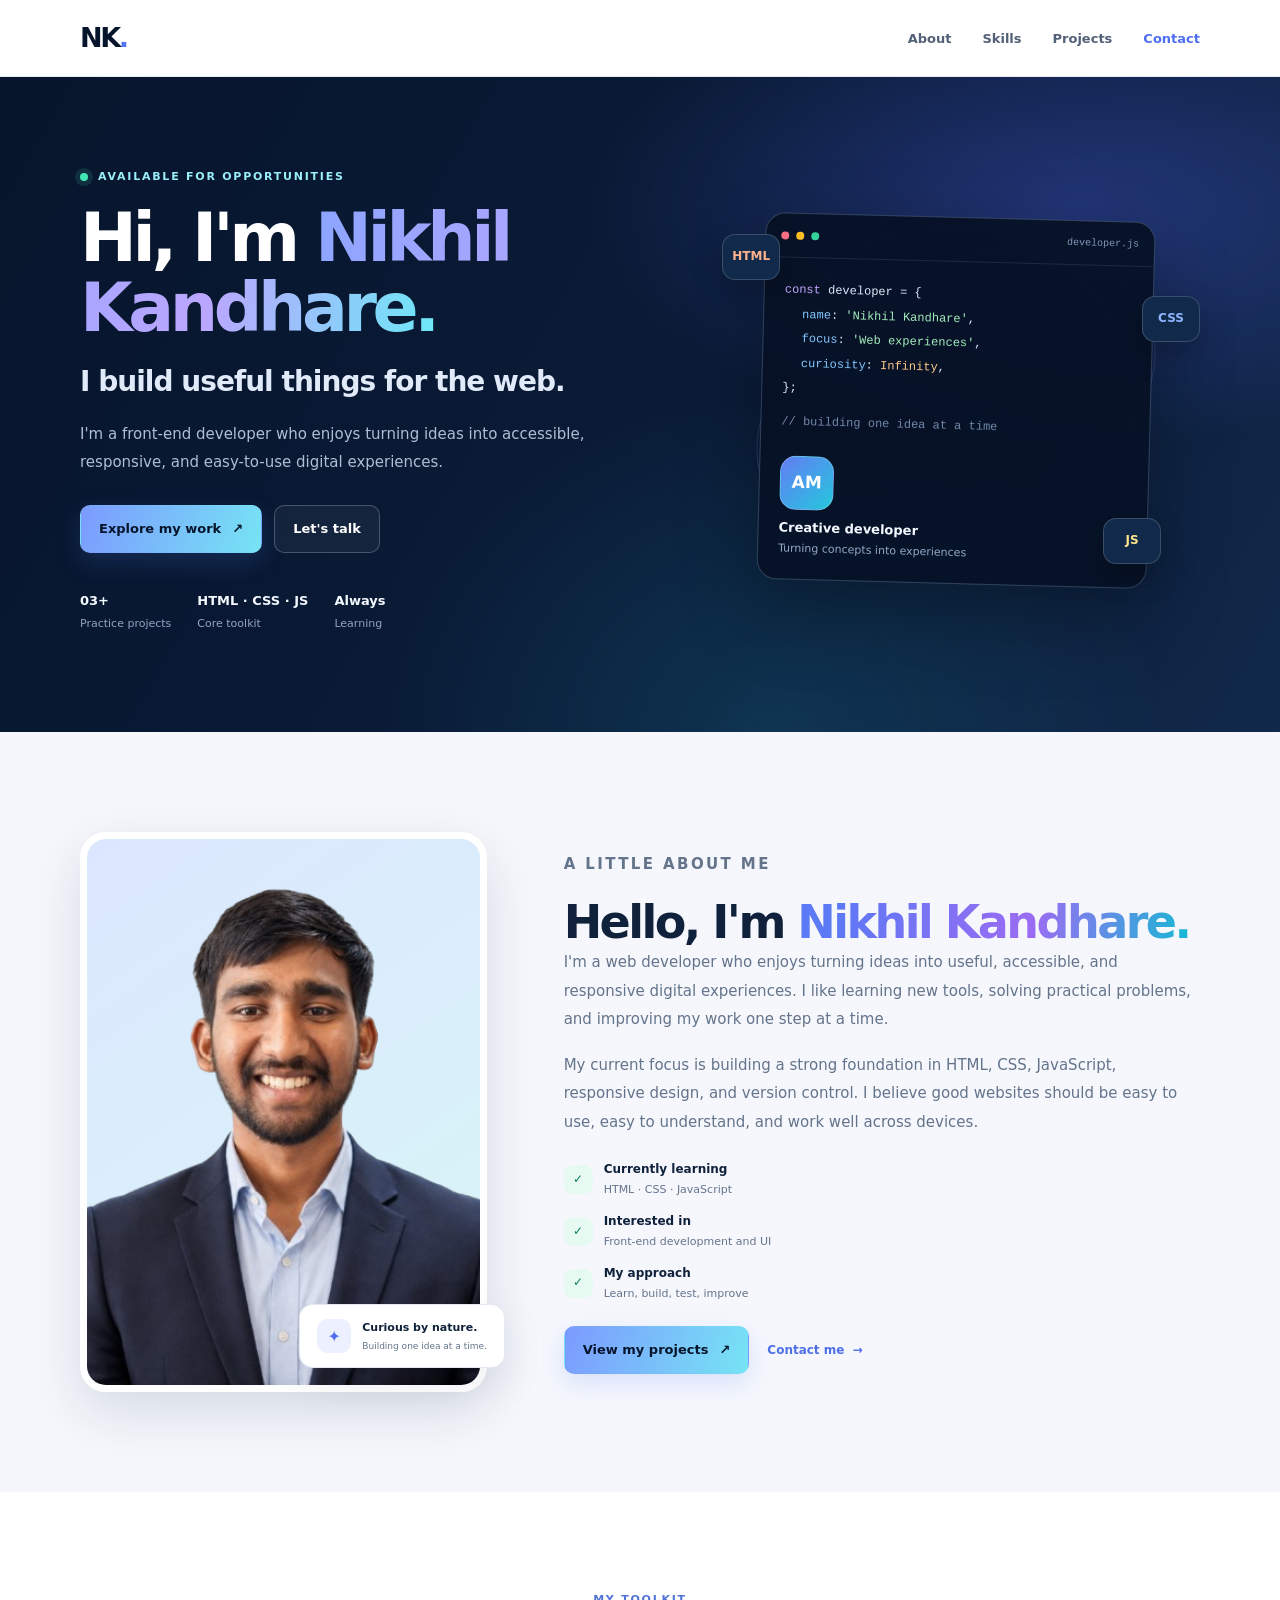
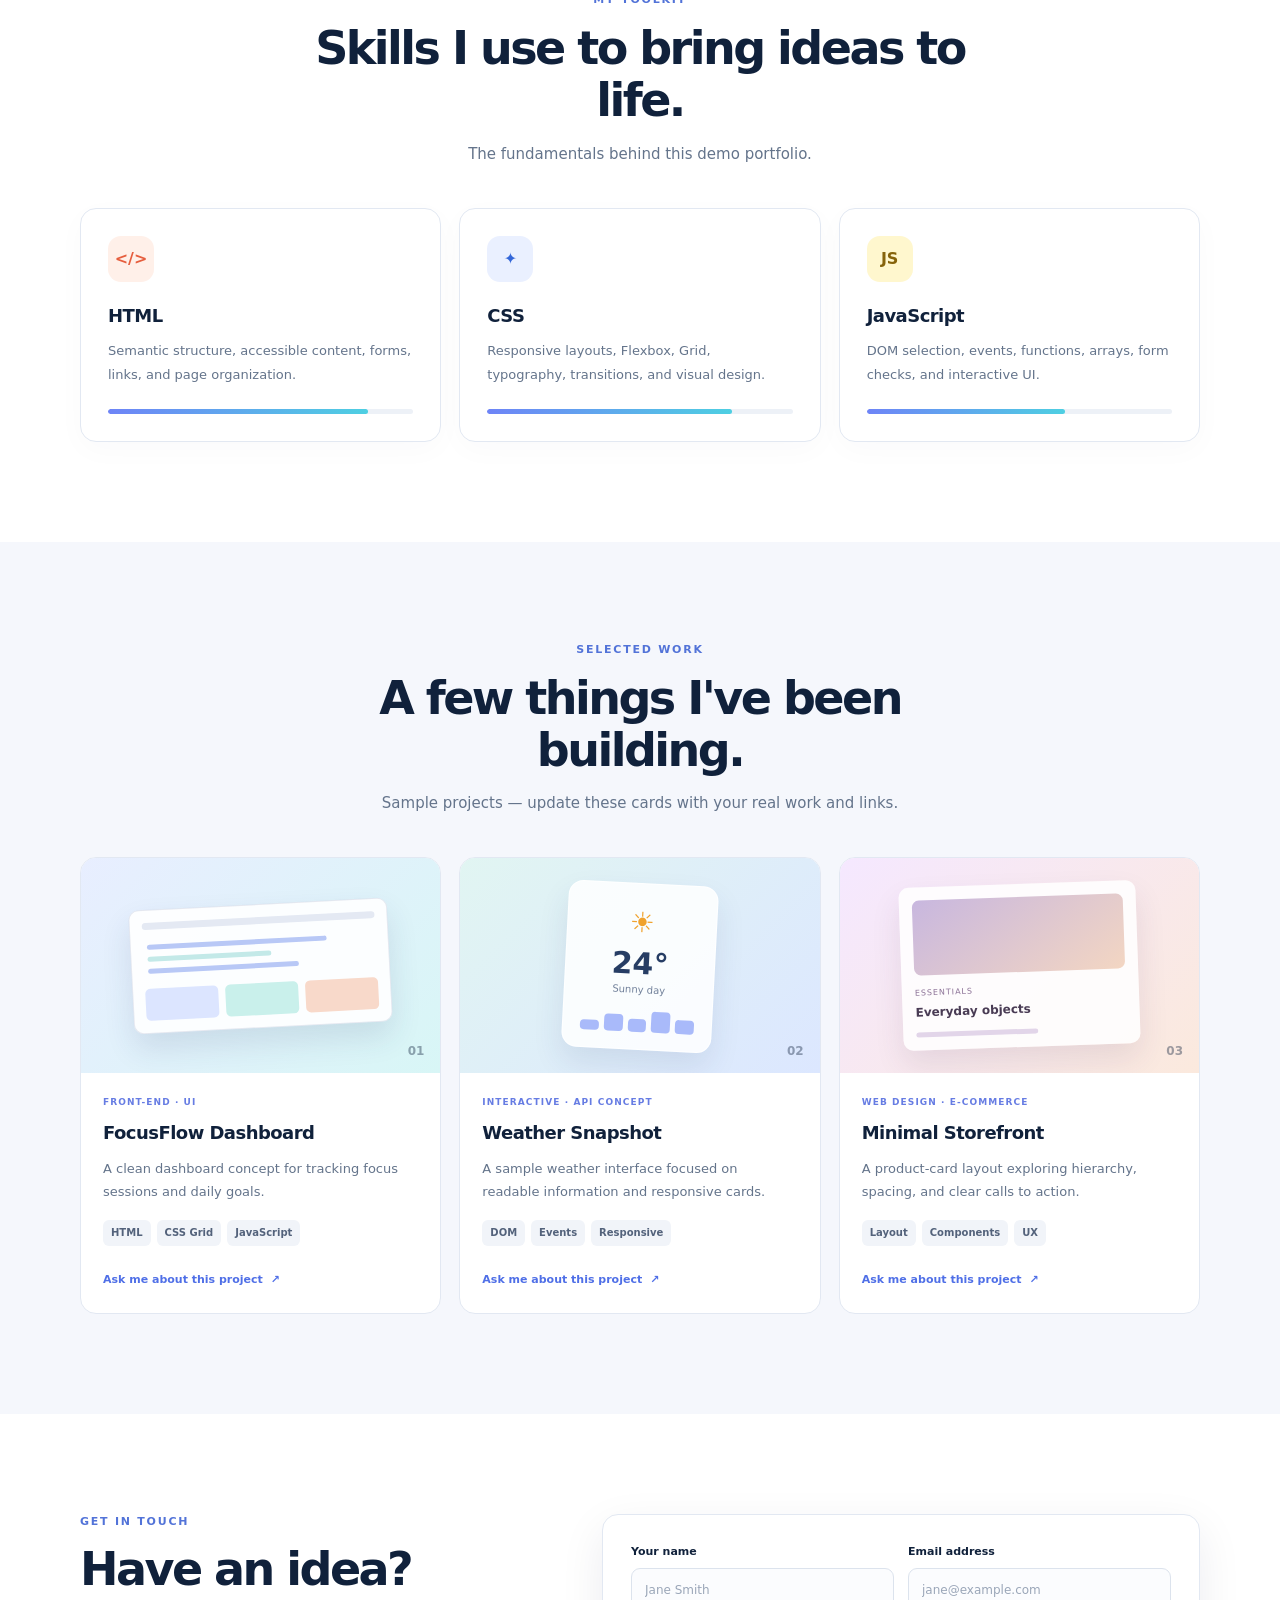
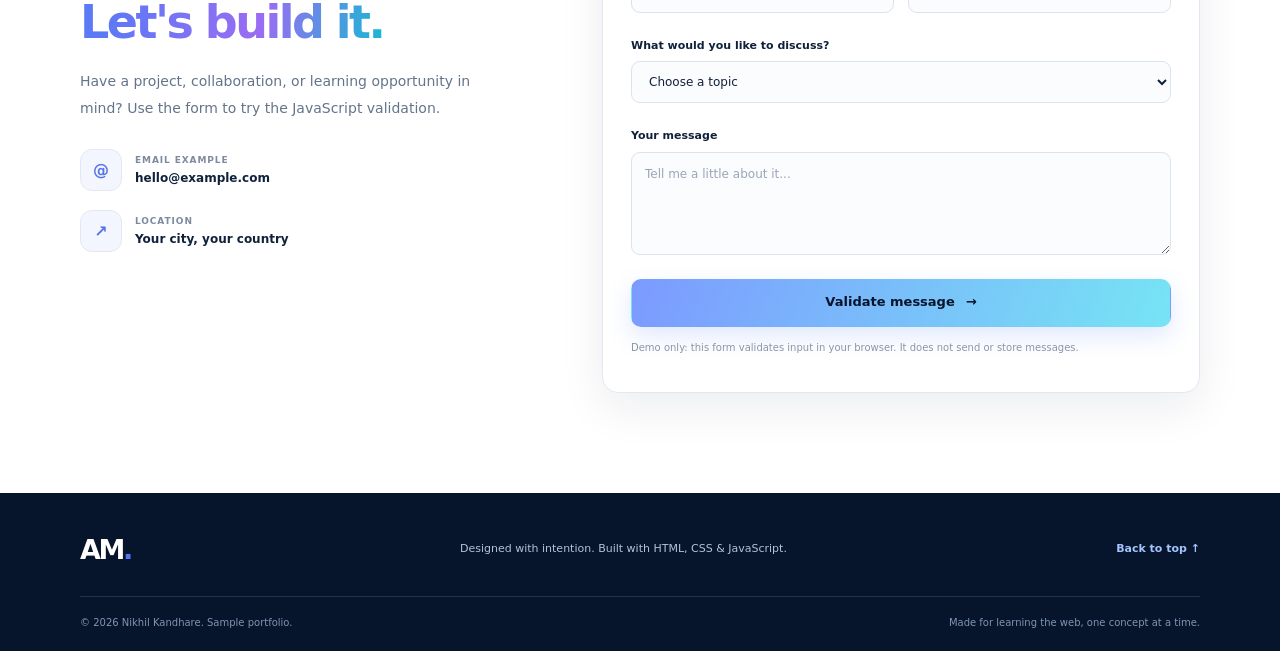
<file: index.html>
<!DOCTYPE html>
<html lang="en">

<head>
  <!--
    index.html = the page structure.
    The browser reads this file and connects it to our CSS and JavaScript.
  -->
  <meta charset="UTF-8">
  <!-- Makes the page scale correctly on phones, tablets, and desktops. -->
  <meta name="viewport" content="width=device-width, initial-scale=1.0">
  <meta name="description" content="A beginner-friendly portfolio website built with HTML, CSS, and JavaScript.">
  <title>Nikhil Kandhare | Portfolio</title>

  <!-- CSS controls how the HTML looks. Keep styling in its own file. -->
  <link rel="stylesheet" href="css/style.css">

  <!-- defer waits until HTML parsing is finished before running JavaScript. -->
  <script src="js/script.js" defer></script>
</head>

<body>
  <!-- Header: the top section shared across the page. -->
  <header class="site-header" id="top">
    <nav class="navbar container" aria-label="Main navigation">
      <!-- Logo is a link that takes the visitor back to the top. -->
      <a class="logo" href="#top" aria-label="Nikhil Kandhare home">NK<span>.</span></a>

      <!-- Mobile menu button: JavaScript toggles the navigation on small screens. -->
      <button class="menu-toggle" id="menuToggle" type="button" aria-label="Open navigation menu" aria-expanded="false"
        aria-controls="navLinks">
        <span></span><span></span><span></span>
      </button>

      <ul class="nav-links" id="navLinks">
        <li><a href="#about">About</a></li>
        <li><a href="#skills">Skills</a></li>
        <li><a href="#projects">Projects</a></li>
        <li><a href="#contact">Contact</a></li>
      </ul>
    </nav>
  </header>

  <main>
    <!-- Hero: the first thing visitors see. -->
    <section class="hero section" aria-labelledby="heroTitle">
      <div class="container hero-grid">
        <div class="hero-copy">
          <p class="eyebrow"><span class="status-dot"></span> AVAILABLE FOR OPPORTUNITIES</p>
          <h1 id="heroTitle">Hi, I'm <span class="gradient-text">Nikhil Kandhare.</span></h1>
          <h2 class="hero-role">I build useful things for the web.</h2>
          <p class="hero-description">
            I'm a front-end developer who enjoys turning ideas into accessible,
            responsive, and easy-to-use digital experiences.
          </p>
          <div class="hero-actions">
            <a class="button button-primary" href="#projects">Explore my work <span aria-hidden="true">↗</span></a>
            <a class="button button-secondary" href="#contact">Let's talk</a>
          </div>
          <div class="hero-facts" aria-label="Portfolio highlights">
            <div><strong>03+</strong><span>Practice projects</span></div>
            <div><strong>HTML · CSS · JS</strong><span>Core toolkit</span></div>
            <div><strong>Always</strong><span>Learning</span></div>
          </div>
        </div>

        <!-- Decorative profile card made with HTML and CSS, no image needed. -->
        <div class="profile-art" aria-label="Illustration of a developer workspace">
          <div class="orbit orbit-one"></div>
          <div class="orbit orbit-two"></div>
          <div class="profile-card">
            <div class="profile-card-top"><span class="window-dot red"></span><span
                class="window-dot yellow"></span><span class="window-dot green"></span><span
                class="card-file">developer.js</span></div>
            <div class="code-art" aria-hidden="true">
              <p><span class="code-purple">const</span> developer = {</p>
              <p class="indent"><span class="code-blue">name</span>: <span class="code-green">'Nikhil Kandhare'</span>,
              </p>
              <p class="indent"><span class="code-blue">focus</span>: <span class="code-green">'Web experiences'</span>,
              </p>
              <p class="indent"><span class="code-blue">curiosity</span>: <span class="code-orange">Infinity</span>,</p>
              <p>};</p>
              <p class="code-comment">// building one idea at a time</p>
            </div>
            <div class="profile-avatar" aria-hidden="true">AM</div>
            <div class="profile-caption"><strong>Creative developer</strong><span>Turning concepts into
                experiences</span></div>
          </div>
          <div class="floating-chip chip-html">HTML</div>
          <div class="floating-chip chip-css">CSS</div>
          <div class="floating-chip chip-js">JS</div>
        </div>
      </div>
    </section>

    <!-- About section: replace the sample photo and text with your own details. -->
    <section class="section section-muted" id="about" aria-labelledby="aboutTitle">
      <div class="container about-layout">
        <!--
          Profile image:
          1. Put your photo in the images folder.
          2. Rename it to profile.jpg, OR update the src below to match your filename.
          3. Keep meaningful alt text so screen-reader users understand the image.
        -->
        <div class="about-photo-wrap">
          <img class="about-photo" src="images/profile.png" alt="Portrait of Nikhil Kandhare" width="480" height="560"
            loading="lazy">
          <div class="photo-caption">
            <span class="photo-caption-mark" aria-hidden="true">✦</span>
            <span><strong>Curious by nature.</strong><small>Building one idea at a time.</small></span>
          </div>
        </div>

        <div class="about-copy">
          <p class="eyebrow">A LITTLE ABOUT ME</p>
          <h2 class="section-title" id="aboutTitle">Hello, I'm <span class="gradient-text">Nikhil Kandhare.</span></h2>
          <p>
            I'm a web developer who enjoys turning ideas into useful, accessible,
            and responsive digital experiences. I like learning new tools,
            solving practical problems, and improving my work one step at a time.
          </p>
          <p>
            My current focus is building a strong foundation in HTML, CSS,
            JavaScript, responsive design, and version control. I believe good
            websites should be easy to use, easy to understand, and work well
            across devices.
          </p>

          <!-- Edit these quick facts to reflect your real background. -->
          <ul class="about-facts">
            <li><span class="fact-check" aria-hidden="true">✓</span><span><strong>Currently learning</strong><small>HTML
                  · CSS · JavaScript</small></span></li>
            <li><span class="fact-check" aria-hidden="true">✓</span><span><strong>Interested in</strong><small>Front-end
                  development and UI</small></span></li>
            <li><span class="fact-check" aria-hidden="true">✓</span><span><strong>My approach</strong><small>Learn,
                  build, test, improve</small></span></li>
          </ul>

          <div class="about-actions">
            <a class="button button-primary" href="#projects">View my projects <span aria-hidden="true">↗</span></a>
            <a class="text-link" href="#contact">Contact me <span aria-hidden="true">→</span></a>
          </div>
        </div>
      </div>
    </section>

    <!-- Skills: repeated cards are grouped inside a list for meaningful structure. -->
    <section class="section" id="skills" aria-labelledby="skillsTitle">
      <div class="container">
        <div class="section-heading">
          <p class="eyebrow">MY TOOLKIT</p>
          <h2 class="section-title" id="skillsTitle">Skills I use to bring ideas to life.</h2>
          <p class="section-intro">The fundamentals behind this demo portfolio.</p>
        </div>
        <div class="skills-grid">
          <article class="skill-card">
            <div class="skill-icon icon-html" aria-hidden="true">&lt;/&gt;</div>
            <h3>HTML</h3>
            <p>Semantic structure, accessible content, forms, links, and page organization.</p>
            <div class="skill-meter" role="img" aria-label="HTML practice level: 85 percent"><span
                style="--level:85%"></span></div>
          </article>
          <article class="skill-card">
            <div class="skill-icon icon-css" aria-hidden="true">✦</div>
            <h3>CSS</h3>
            <p>Responsive layouts, Flexbox, Grid, typography, transitions, and visual design.</p>
            <div class="skill-meter" role="img" aria-label="CSS practice level: 80 percent"><span
                style="--level:80%"></span></div>
          </article>
          <article class="skill-card">
            <div class="skill-icon icon-js" aria-hidden="true">JS</div>
            <h3>JavaScript</h3>
            <p>DOM selection, events, functions, arrays, form checks, and interactive UI.</p>
            <div class="skill-meter" role="img" aria-label="JavaScript practice level: 65 percent"><span
                style="--level:65%"></span></div>
          </article>
        </div>
      </div>
    </section>

    <!-- Projects: article elements represent individual, self-contained project cards. -->
    <section class="section section-muted" id="projects" aria-labelledby="projectsTitle">
      <div class="container">
        <div class="section-heading">
          <p class="eyebrow">SELECTED WORK</p>
          <h2 class="section-title" id="projectsTitle">A few things I've been building.</h2>
          <p class="section-intro">Sample projects — update these cards with your real work and links.</p>
        </div>

        <div class="projects-grid">
          <article class="project-card">
            <div class="project-visual visual-one" aria-hidden="true">
              <div class="mini-browser">
                <div class="mini-browser-bar"></div>
                <div class="mini-lines"><i></i><i></i><i></i></div>
                <div class="mini-blocks"><b></b><b></b><b></b></div>
              </div>
              <span class="project-number">01</span>
            </div>
            <div class="project-content">
              <p class="project-type">FRONT-END · UI</p>
              <h3>FocusFlow Dashboard</h3>
              <p>A clean dashboard concept for tracking focus sessions and daily goals.</p>
              <ul class="tag-list">
                <li>HTML</li>
                <li>CSS Grid</li>
                <li>JavaScript</li>
              </ul>
              <a class="text-link project-link" href="#contact" data-project="FocusFlow Dashboard">Ask me about this
                project <span aria-hidden="true">↗</span></a>
            </div>
          </article>

          <article class="project-card">
            <div class="project-visual visual-two" aria-hidden="true">
              <div class="weather-widget"><span>☀</span><b>24°</b><i>Sunny day</i>
                <div class="weather-bars"><i></i><i></i><i></i><i></i><i></i></div>
              </div>
              <span class="project-number">02</span>
            </div>
            <div class="project-content">
              <p class="project-type">INTERACTIVE · API CONCEPT</p>
              <h3>Weather Snapshot</h3>
              <p>A sample weather interface focused on readable information and responsive cards.</p>
              <ul class="tag-list">
                <li>DOM</li>
                <li>Events</li>
                <li>Responsive</li>
              </ul>
              <a class="text-link project-link" href="#contact" data-project="Weather Snapshot">Ask me about this
                project <span aria-hidden="true">↗</span></a>
            </div>
          </article>

          <article class="project-card">
            <div class="project-visual visual-three" aria-hidden="true">
              <div class="shop-card">
                <div class="shop-product"></div><span>ESSENTIALS</span><b>Everyday objects</b>
                <div class="shop-line"></div>
              </div>
              <span class="project-number">03</span>
            </div>
            <div class="project-content">
              <p class="project-type">WEB DESIGN · E-COMMERCE</p>
              <h3>Minimal Storefront</h3>
              <p>A product-card layout exploring hierarchy, spacing, and clear calls to action.</p>
              <ul class="tag-list">
                <li>Layout</li>
                <li>Components</li>
                <li>UX</li>
              </ul>
              <a class="text-link project-link" href="#contact" data-project="Minimal Storefront">Ask me about this
                project <span aria-hidden="true">↗</span></a>
            </div>
          </article>
        </div>
      </div>
    </section>

    <!-- Contact form: front-end validation only; no backend is connected. -->
    <section class="section" id="contact" aria-labelledby="contactTitle">
      <div class="container contact-grid">
        <div class="contact-copy">
          <p class="eyebrow">GET IN TOUCH</p>
          <h2 class="section-title" id="contactTitle">Have an idea?<br><span class="gradient-text">Let's build
              it.</span></h2>
          <p>Have a project, collaboration, or learning opportunity in mind? Use the form to try the JavaScript
            validation.</p>
          <div class="contact-detail"><span class="contact-detail-icon" aria-hidden="true">@</span>
            <div><small>EMAIL EXAMPLE</small><strong>hello@example.com</strong></div>
          </div>
          <div class="contact-detail"><span class="contact-detail-icon" aria-hidden="true">↗</span>
            <div><small>LOCATION</small><strong>Your city, your country</strong></div>
          </div>
        </div>

        <form class="contact-form" id="contactForm" novalidate>
          <div class="form-row">
            <div class="form-field">
              <label for="name">Your name</label>
              <input id="name" name="name" type="text" placeholder="Jane Smith" autocomplete="name" required
                minlength="2">
              <small class="field-error" id="nameError"></small>
            </div>
            <div class="form-field">
              <label for="email">Email address</label>
              <input id="email" name="email" type="email" placeholder="jane@example.com" autocomplete="email" required>
              <small class="field-error" id="emailError"></small>
            </div>
          </div>
          <div class="form-field">
            <label for="subject">What would you like to discuss?</label>
            <select id="subject" name="subject" required>
              <option value="">Choose a topic</option>
              <option value="project">A new project</option>
              <option value="collaboration">Collaboration</option>
              <option value="opportunity">Job opportunity</option>
              <option value="other">Something else</option>
            </select>
            <small class="field-error" id="subjectError"></small>
          </div>
          <div class="form-field">
            <label for="message">Your message</label>
            <textarea id="message" name="message" rows="4" placeholder="Tell me a little about it..." required
              minlength="10"></textarea>
            <small class="field-error" id="messageError"></small>
          </div>
          <button class="button button-primary form-submit" type="submit">Validate message <span
              aria-hidden="true">→</span></button>
          <p class="form-note">Demo only: this form validates input in your browser. It does not send or store messages.
          </p>
          <p class="form-feedback" id="formFeedback" role="status" aria-live="polite"></p>
        </form>
      </div>
    </section>
  </main>

  <footer class="site-footer">
    <div class="container footer-inner">
      <a class="logo" href="#top">AM<span>.</span></a>
      <p>Designed with intention. Built with HTML, CSS & JavaScript.</p>
      <a href="#top" class="back-to-top">Back to top ↑</a>
    </div>
    <div class="container copyright"><span>© <span id="currentYear">2026</span> Nikhil Kandhare. Sample
        portfolio.</span><span>Made for learning the web, one concept at a time.</span></div>
  </footer>

  <!-- Accessible message area for JavaScript interactions. -->
  <div class="toast" id="toast" role="status" aria-live="polite"></div>
</body>

</html>
</file>
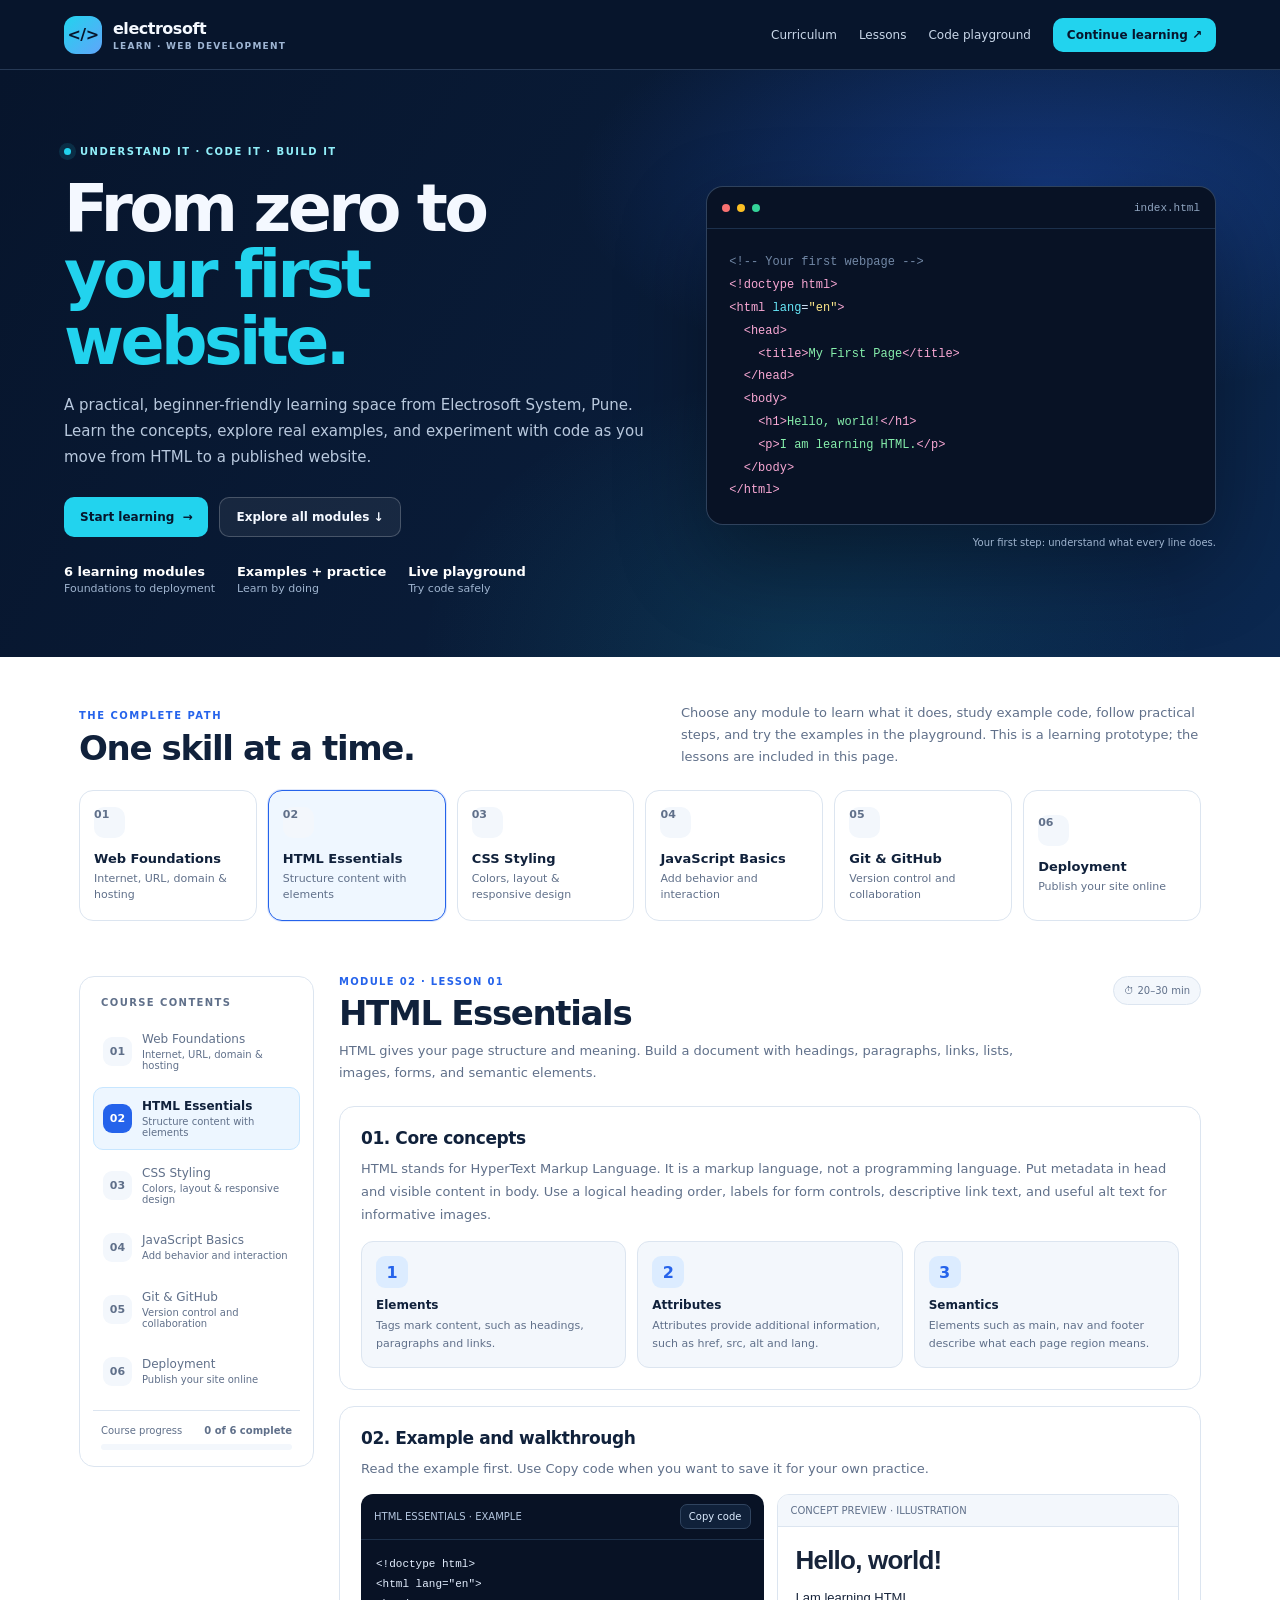
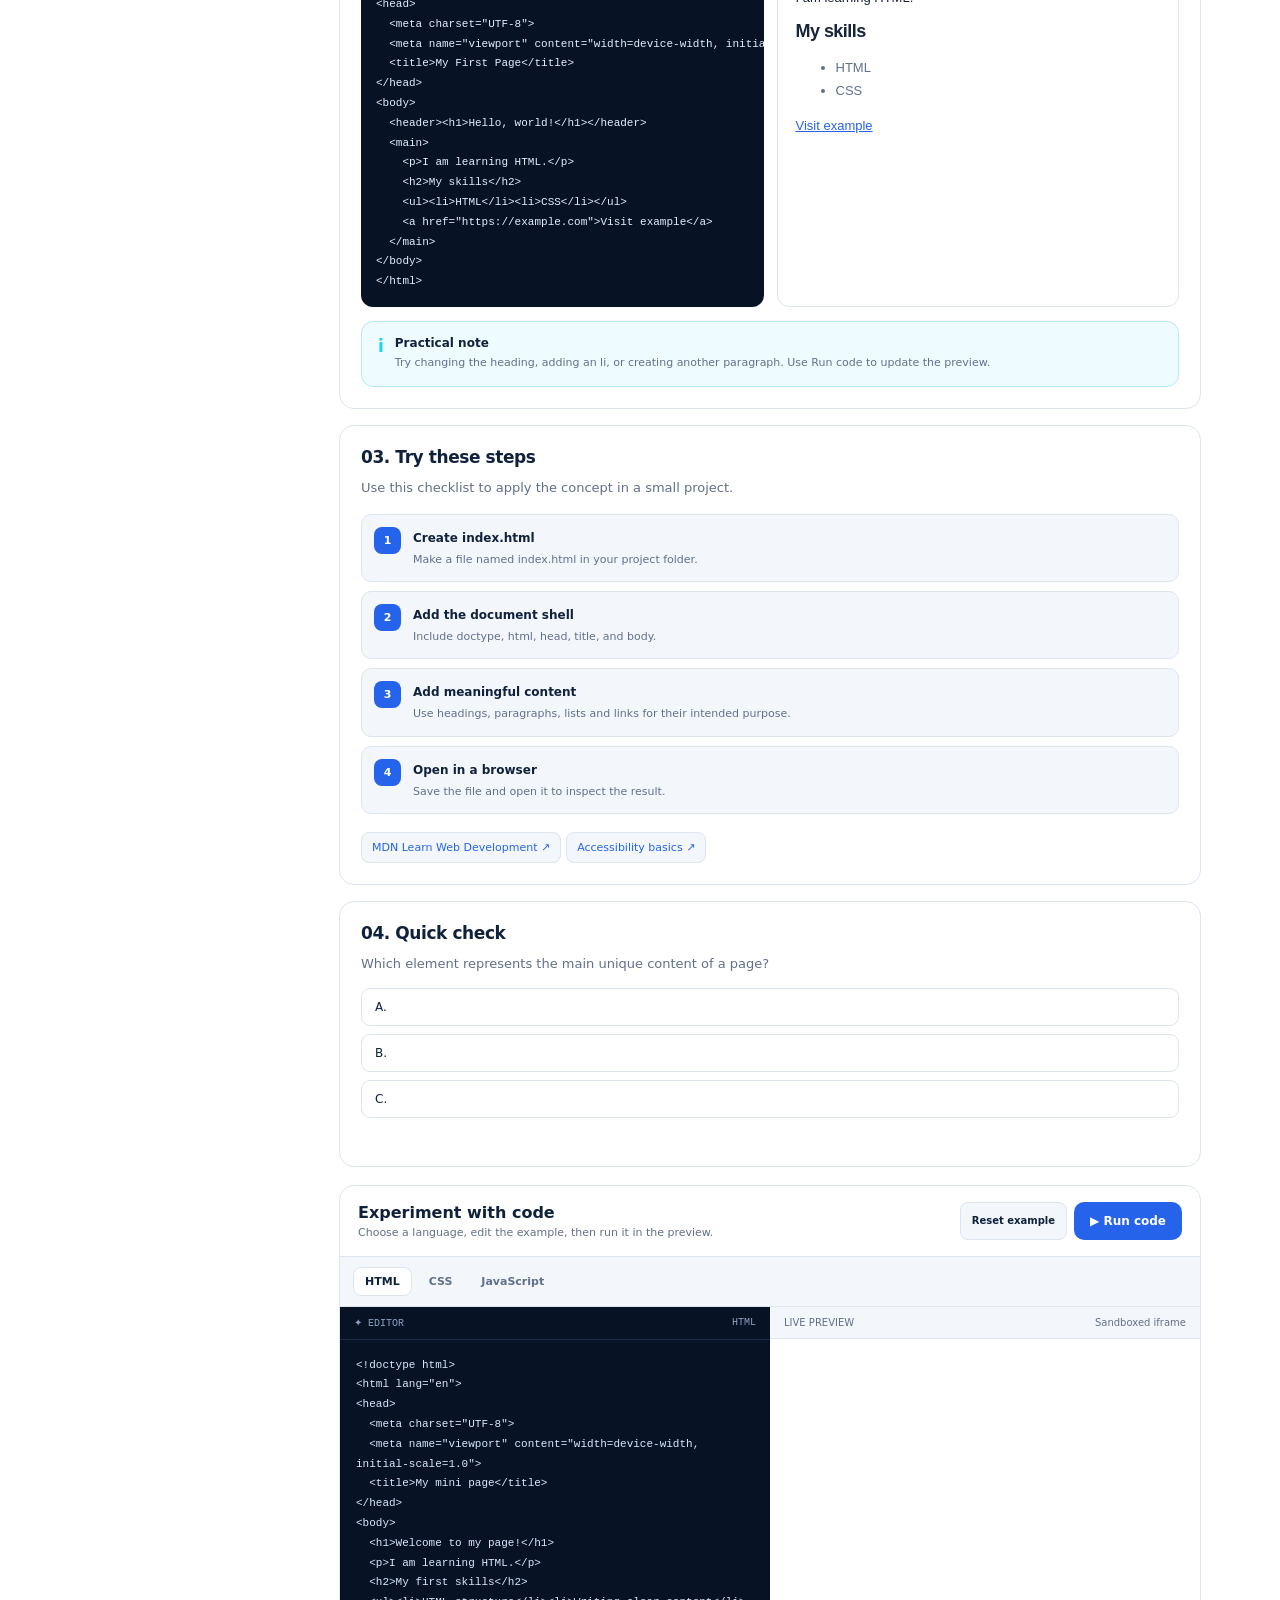
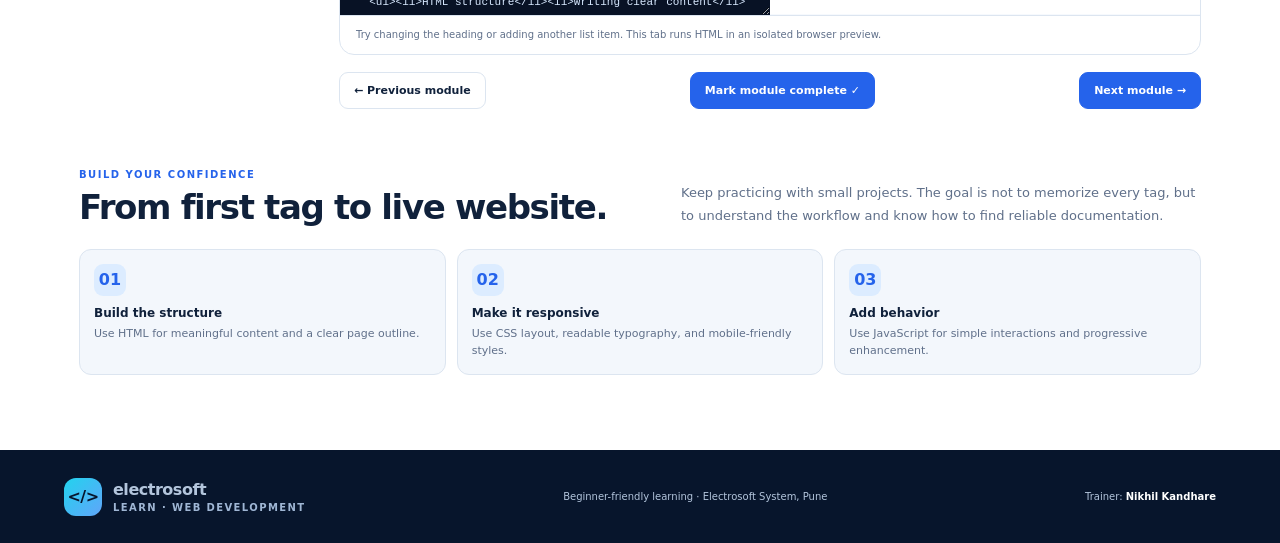
<file: tutorial.html>
<!doctype html>
<html lang="en">
<head>
<meta charset="utf-8"><meta name="viewport" content="width=device-width,initial-scale=1"><meta name="color-scheme" content="light dark">
<title>Electrosoft Learn — Web Development Path</title>
<style>
:root{color-scheme:light dark;--navy:#07152c;--navy2:#0c2141;--blue:#2563eb;--cyan:#22d3ee;--ink:light-dark(#10213b,#e9f2ff);--muted:light-dark(#60708a,#a8b8d0);--surface:light-dark(#fff,#0d1b31);--surface2:light-dark(#f3f7fc,#11233d);--border:light-dark(#dce5f0,#263c59);--green:#2dd4a0;--shadow:0 18px 45px rgba(3,16,37,.16)}*{box-sizing:border-box}html{scroll-behavior:smooth}body{margin:0;font-family:Inter,ui-sans-serif,system-ui,-apple-system,BlinkMacSystemFont,"Segoe UI",sans-serif;color:var(--ink);background:var(--surface)}button,textarea,select{font:inherit}button,a{cursor:pointer}a{color:inherit;text-decoration:none}.app{min-height:100vh;background:var(--surface);border-radius:0}.topbar{height:70px;padding:0 5%;display:flex;align-items:center;justify-content:space-between;gap:18px;background:var(--navy);color:#f5f9ff;border-bottom:1px solid #263955;position:sticky;top:0;z-index:20}.brand{display:flex;align-items:center;gap:11px;font-weight:850;letter-spacing:-.03em}.brand-mark{width:38px;height:38px;border-radius:12px;display:grid;place-items:center;color:var(--navy);background:linear-gradient(135deg,var(--cyan),#60a5fa);font-weight:900}.brand small{display:block;color:#9fb6d4;font-size:9px;letter-spacing:.14em;text-transform:uppercase;font-weight:750;margin-top:3px}.toplinks{display:flex;align-items:center;gap:22px;color:#c9d7e9;font-size:12px}.toplinks a:hover{color:var(--cyan)}.top-cta{background:var(--cyan);color:#07152c;padding:10px 14px;border-radius:10px;font-size:12px;font-weight:850}.hero{color:#f4f8ff;background:radial-gradient(ellipse at 82% 20%,rgba(37,99,235,.35),transparent 32%),radial-gradient(ellipse at 63% 100%,rgba(34,211,238,.12),transparent 34%),linear-gradient(120deg,#07152c,#0a1e3c 68%,#0b2850);padding:70px 5% 62px;overflow:hidden}.hero-inner{max-width:1250px;margin:auto;display:grid;grid-template-columns:1.08fr .92fr;gap:44px;align-items:center}.eyebrow{display:inline-flex;gap:9px;align-items:center;color:#91effa;text-transform:uppercase;letter-spacing:.15em;font-size:10px;font-weight:850}.pulse{width:7px;height:7px;border-radius:50%;background:var(--cyan);box-shadow:0 0 0 5px #22d3ee20}h1{margin:17px 0;font-size:clamp(38px,5.2vw,65px);letter-spacing:-.055em;line-height:1.02}h1 span{color:var(--cyan)}.hero p{color:#b9c9de;line-height:1.75;max-width:600px;font-size:15px;margin:0}.hero-actions{display:flex;flex-wrap:wrap;gap:11px;margin-top:26px}.btn{border:0;border-radius:10px;padding:12px 16px;font-weight:850;font-size:12px;display:inline-flex;align-items:center;gap:8px;transition:transform .18s ease,filter .18s ease}.btn:hover{transform:translateY(-2px);filter:brightness(1.05)}.primary{background:var(--cyan);color:#06162c}.secondary{background:#ffffff10;border:1px solid #ffffff35;color:#f4f8ff}.hero-meta{display:flex;gap:22px;flex-wrap:wrap;margin-top:27px;color:#9fb4cf;font-size:11px}.hero-meta strong{color:#fff;display:block;font-size:13px;margin-bottom:3px}.code-window{background:#081225;border:1px solid #94beeb47;border-radius:17px;box-shadow:0 35px 90px #0005;overflow:hidden}.window-bar{height:42px;border-bottom:1px solid #1c304c;display:flex;align-items:center;padding:0 15px;gap:7px;color:#91a6c1;font-size:11px}.dot{width:8px;height:8px;border-radius:50%;background:#f87171}.dot:nth-child(2){background:#fbbf24}.dot:nth-child(3){background:#34d399}.filename{margin-left:auto;font-family:ui-monospace,monospace}.code-window pre{padding:22px;margin:0;color:#d7e7fb;font:12px/1.9 ui-monospace,Consolas,monospace;white-space:pre-wrap}.pink{color:#f9a8d4}.cyan{color:#67e8f9}.yellow{color:#fde68a}.green{color:#86efac}.comment{color:#7288a6}.hero-note{margin-top:12px;color:#9fb4cf;font-size:10px;text-align:right}.wrap{max-width:1250px;margin:auto;padding:45px 5% 75px}.section-head{display:flex;align-items:end;justify-content:space-between;gap:22px;margin-bottom:22px}.kicker{color:var(--blue);font-size:10px;font-weight:900;letter-spacing:.15em;text-transform:uppercase}h2{font-size:clamp(25px,3vw,34px);letter-spacing:-.04em;margin:8px 0 0;line-height:1.15}.desc{color:var(--muted);max-width:520px;font-size:13px;line-height:1.7;margin:0}.path-grid{display:grid;grid-template-columns:repeat(6,1fr);gap:11px;margin-bottom:55px}.path-card{border:1px solid var(--border);border-radius:14px;padding:16px 14px;background:var(--surface);min-width:0;text-align:left;color:var(--ink);transition:border-color .15s,transform .15s}.path-card:hover{border-color:var(--cyan);transform:translateY(-2px)}.path-card.active{background:light-dark(#eff7ff,#102a49);border-color:var(--blue);box-shadow:0 0 0 1px #2563eb25}.path-number{display:grid;place-items:center;width:31px;height:31px;border-radius:10px;background:var(--surface2);color:var(--blue);font-size:11px;font-weight:900;margin-bottom:13px}.path-card strong{display:block;font-size:13px;margin-bottom:5px}.path-card span{display:block;color:var(--muted);font-size:11px;line-height:1.5}.layout{display:grid;grid-template-columns:235px minmax(0,1fr);gap:25px;align-items:start}.sidebar{border:1px solid var(--border);border-radius:15px;padding:13px;background:var(--surface);position:sticky;top:87px}.sidebar-title{font-size:10px;font-weight:900;letter-spacing:.14em;color:var(--muted);padding:7px 8px 12px;text-transform:uppercase}.module{display:flex;gap:10px;align-items:center;padding:11px 9px;border-radius:10px;margin-bottom:4px;color:var(--muted);font-size:12px;border:1px solid transparent;width:100%;text-align:left;background:transparent}.module .num{display:grid;place-items:center;width:29px;height:29px;flex-shrink:0;border-radius:9px;background:var(--surface2);color:var(--muted);font-size:11px;font-weight:900}.module.active{background:light-dark(#edf6ff,#102a49);color:var(--ink);border-color:light-dark(#c7e6ff,#204e77);font-weight:850}.module.active .num{background:var(--blue);color:#fff}.module-sub{display:block;font-size:10px;font-weight:500;color:var(--muted);margin-top:3px}.progress-area{border-top:1px solid var(--border);margin-top:12px;padding:14px 8px 3px}.progress-label{display:flex;justify-content:space-between;font-size:10px;color:var(--muted);margin-bottom:8px}.track{height:6px;border-radius:99px;background:var(--surface2);overflow:hidden}.fill{width:0;height:100%;background:linear-gradient(90deg,var(--blue),var(--cyan));border-radius:99px;transition:width .25s}.lesson-head{display:flex;justify-content:space-between;gap:15px;align-items:start;margin-bottom:22px}.lesson-label{font-size:10px;color:var(--blue);font-weight:900;letter-spacing:.13em;text-transform:uppercase}.lesson-head h2{margin:7px 0}.lesson-head p{color:var(--muted);line-height:1.7;margin:0;max-width:690px;font-size:13px}.pill{border:1px solid var(--border);background:var(--surface2);color:var(--muted);padding:8px 10px;border-radius:99px;font-size:10px;white-space:nowrap}.card{border:1px solid var(--border);border-radius:15px;padding:21px;background:var(--surface);margin-bottom:16px}.card h3{margin:0 0 10px;font-size:17px;letter-spacing:-.025em}.card p{color:var(--muted);line-height:1.75;font-size:13px;margin:8px 0}.concept-grid{display:grid;grid-template-columns:repeat(3,1fr);gap:11px;margin-top:15px}.concept{border:1px solid var(--border);border-radius:12px;padding:14px;background:var(--surface2)}.concept-icon{width:32px;height:32px;border-radius:9px;background:light-dark(#dcecff,#17385d);display:grid;place-items:center;color:var(--blue);font-weight:900;margin-bottom:10px}.concept strong{display:block;font-size:12px;margin-bottom:5px}.concept span{display:block;color:var(--muted);font-size:11px;line-height:1.6}.two-col{display:grid;grid-template-columns:1fr 1fr;gap:13px;margin-top:14px}.example{background:#081225;color:#e4efff;border-radius:12px;overflow:hidden;min-width:0}.example-top{padding:10px 13px;display:flex;justify-content:space-between;align-items:center;gap:8px;border-bottom:1px solid #1d304a;color:#b4c6df;font-size:10px}.copy{border:1px solid #30445f;border-radius:7px;padding:6px 8px;color:#dcecff;background:#10213a;font-size:10px}.example pre{margin:0;padding:15px;overflow:auto;font:11px/1.8 ui-monospace,SFMono-Regular,Consolas,monospace;white-space:pre}.output{border:1px solid var(--border);border-radius:12px;overflow:hidden;min-width:0}.output-top{background:var(--surface2);border-bottom:1px solid var(--border);padding:10px 13px;font-size:10px;color:var(--muted)}.output-body{min-height:140px;padding:18px;background:light-dark(#fff,#101f34);color:light-dark(#17243a,#edf5ff);font-size:13px;line-height:1.6}.output-body h1,.output-body h2{color:inherit;letter-spacing:-.03em;line-height:1.2}.output-body h1{font-size:25px;margin:0 0 10px}.output-body h2{font-size:18px;margin:12px 0 8px}.output-body p{color:inherit;font-size:13px;margin:8px 0}.output-body a{color:#2563eb;text-decoration:underline}.callout{border:1px solid light-dark(#b9e9f2,#1a5265);background:light-dark(#effcff,#0c2839);border-radius:12px;padding:14px 16px;display:flex;gap:11px;margin-top:14px}.callout-icon{color:var(--cyan);font-size:17px;font-weight:900}.callout strong{display:block;font-size:12px;margin-bottom:4px}.callout span{color:var(--muted);font-size:11px;line-height:1.65;display:block}.playground{border:1px solid var(--border);border-radius:15px;overflow:hidden;background:var(--surface);margin-top:18px}.playground-head{display:flex;align-items:center;justify-content:space-between;gap:13px;padding:16px 18px;border-bottom:1px solid var(--border)}.playground-head h3{margin:0;font-size:16px}.playground-head p{color:var(--muted);font-size:11px;margin:4px 0 0}.actions{display:flex;gap:7px;flex-wrap:wrap}.small-btn{border:1px solid var(--border);color:var(--ink);background:var(--surface2);padding:9px 11px;border-radius:8px;font-size:10px;font-weight:850}.run{color:white;background:var(--blue);border-color:var(--blue)}.tabs{display:flex;gap:5px;padding:10px 13px;background:var(--surface2);border-bottom:1px solid var(--border)}.tab{border:1px solid transparent;background:transparent;color:var(--muted);padding:7px 11px;border-radius:8px;font-size:11px;font-weight:800}.tab.active{background:var(--surface);color:var(--ink);border-color:var(--border)}.playgrid{display:grid;grid-template-columns:1fr 1fr;min-height:280px}.editor-pane{background:#081225;min-width:0}.editor-label,.preview-label{padding:10px 14px;border-bottom:1px solid #1b2c46;color:#8ca3c2;font:10px ui-monospace,monospace;display:flex;justify-content:space-between}.preview-label{background:var(--surface2);color:var(--muted);border-color:var(--border);font-family:inherit}.editor{display:block;width:100%;height:275px;resize:vertical;border:0;outline:0;padding:16px;background:#081225;color:#d8e9ff;font:11px/1.8 ui-monospace,SFMono-Regular,Consolas,monospace;tab-size:2}.preview-pane{min-width:0;background:light-dark(#f6f9fd,#0b1729)}#livePreview{width:100%;height:275px;border:0;background:#fff;display:block}.playfoot{padding:11px 16px;border-top:1px solid var(--border);color:var(--muted);font-size:10px;line-height:1.6}.quiz-options{display:grid;gap:8px;margin-top:12px}.quiz-option{text-align:left;border:1px solid var(--border);background:var(--surface);color:var(--ink);border-radius:9px;padding:11px 13px;font-size:12px}.quiz-option:hover{border-color:var(--blue)}.quiz-option.correct{border-color:#10b981;background:light-dark(#ecfdf5,#0d302c)}.quiz-option.wrong{border-color:#f87171;background:light-dark(#fff1f2,#391b26)}#quizFeedback{font-size:11px;margin-top:10px;color:var(--muted);min-height:17px}.lesson-nav{display:flex;justify-content:space-between;gap:12px;margin-top:17px}.lesson-nav button{border:1px solid var(--border);background:var(--surface);color:var(--ink);border-radius:9px;padding:11px 14px;font-size:11px;font-weight:850}.lesson-nav .next{background:var(--blue);color:white;border-color:var(--blue)}button:disabled{opacity:.4;cursor:not-allowed}.footer{background:var(--navy);color:#b3c5dc;padding:28px 5%}.footer-inner{max-width:1250px;margin:auto;display:flex;justify-content:space-between;gap:15px;align-items:center;flex-wrap:wrap}.footer b{color:#fff}.footer small{font-size:10px}.toast{position:fixed;bottom:20px;left:50%;transform:translate(-50%,20px);opacity:0;pointer-events:none;background:#10213a;color:white;padding:10px 15px;border-radius:9px;font-size:11px;box-shadow:var(--shadow);transition:all .2s;z-index:50}.toast.show{opacity:1;transform:translate(-50%,0)}.hidden{display:none!important}.lesson-body ul,.lesson-body ol{color:var(--muted);font-size:13px;line-height:1.8}.lesson-body code{background:var(--surface2);border:1px solid var(--border);border-radius:4px;padding:1px 4px;font-size:.92em}.lesson-body .example code{background:transparent;border:0}.steps{display:grid;gap:9px;margin-top:14px}.step{display:flex;gap:12px;border:1px solid var(--border);border-radius:10px;padding:12px;background:var(--surface2)}.step b{display:grid;place-items:center;flex:0 0 27px;height:27px;border-radius:8px;background:var(--blue);color:white;font-size:11px}.step strong{font-size:12px}.step p{margin:4px 0 0;font-size:11px}.resource{display:inline-flex;margin:5px 5px 0 0;border:1px solid var(--border);border-radius:8px;padding:8px 10px;font-size:11px;color:var(--blue);background:var(--surface2)}@media(max-width:1000px){.path-grid{grid-template-columns:repeat(3,1fr)}.hero-inner{grid-template-columns:1fr;gap:30px}.hero-inner .code-window{max-width:650px}.layout{grid-template-columns:1fr}.sidebar{position:static;display:grid;grid-template-columns:repeat(3,1fr);gap:5px}.sidebar-title,.progress-area{grid-column:1/-1}.module{margin:0}.progress-area{display:block}}@media(max-width:650px){.topbar{padding:0 15px;height:62px}.toplinks{gap:9px}.toplinks a:not(.top-cta){display:none}.top-cta{padding:9px;font-size:10px}.hero{padding:48px 18px}.hero p{font-size:13px}.wrap{padding:36px 16px 55px}.section-head{display:block}.desc{margin-top:12px}.path-grid{grid-template-columns:repeat(2,1fr)}.sidebar{display:flex;overflow-x:auto;padding:8px}.sidebar-title,.progress-area{display:none}.module{min-width:145px}.concept-grid,.two-col{grid-template-columns:1fr}.card{padding:16px}.lesson-head{display:block}.pill{display:inline-block;margin-top:12px}.playgrid{grid-template-columns:1fr}.editor,#livePreview{height:240px}.playground-head{align-items:flex-start;flex-direction:column}.lesson-nav button{padding:10px}.hero-meta{gap:14px}}@media(prefers-reduced-motion:reduce){*{scroll-behavior:auto!important;transition:none!important}}
</style>
</head>
<body><div class="app">
<header class="topbar"><a class="brand" href="#home"><span class="brand-mark">&lt;/&gt;</span><span>electrosoft<small>LEARN · WEB DEVELOPMENT</small></span></a><nav class="toplinks"><a href="#curriculum">Curriculum</a><a href="#lesson">Lessons</a><a href="#playground">Code playground</a><a class="top-cta" href="#lesson">Continue learning ↗</a></nav></header>
<section class="hero" id="home"><div class="hero-inner"><div><div class="eyebrow"><span class="pulse"></span> Understand it · Code it · Build it</div><h1>From zero to<br><span>your first website.</span></h1><p>A practical, beginner-friendly learning space from Electrosoft System, Pune. Learn the concepts, explore real examples, and experiment with code as you move from HTML to a published website.</p><div class="hero-actions"><a class="btn primary" href="#lesson">Start learning <span>→</span></a><a class="btn secondary" href="#curriculum">Explore all modules ↓</a></div><div class="hero-meta"><div><strong>6 learning modules</strong>Foundations to deployment</div><div><strong>Examples + practice</strong>Learn by doing</div><div><strong>Live playground</strong>Try code safely</div></div></div><div><div class="code-window"><div class="window-bar"><span class="dot"></span><span class="dot"></span><span class="dot"></span><span class="filename">index.html</span></div><pre><span class="comment">&lt;!-- Your first webpage --&gt;</span>
<span class="pink">&lt;!doctype html&gt;</span>
<span class="pink">&lt;html</span> <span class="cyan">lang</span>=<span class="yellow">"en"</span><span class="pink">&gt;</span>
  <span class="pink">&lt;head&gt;</span>
    <span class="pink">&lt;title&gt;</span><span class="green">My First Page</span><span class="pink">&lt;/title&gt;</span>
  <span class="pink">&lt;/head&gt;</span>
  <span class="pink">&lt;body&gt;</span>
    <span class="pink">&lt;h1&gt;</span><span class="green">Hello, world!</span><span class="pink">&lt;/h1&gt;</span>
    <span class="pink">&lt;p&gt;</span><span class="green">I am learning HTML.</span><span class="pink">&lt;/p&gt;</span>
  <span class="pink">&lt;/body&gt;</span>
<span class="pink">&lt;/html&gt;</span></pre></div><div class="hero-note">Your first step: understand what every line does.</div></div></div></section>
<main class="wrap"><div class="section-head" id="curriculum"><div><div class="kicker">The complete path</div><h2>One skill at a time.</h2></div><p class="desc">Choose any module to learn what it does, study example code, follow practical steps, and try the examples in the playground. This is a learning prototype; the lessons are included in this page.</p></div>
<div class="path-grid" id="pathGrid"></div>
<div class="layout"><aside class="sidebar"><div class="sidebar-title">Course contents</div><div id="moduleNav"></div><div class="progress-area"><div class="progress-label"><span>Course progress</span><strong id="progressText">0 of 6 complete</strong></div><div class="track"><div class="fill" id="progressFill"></div></div></div></aside>
<section id="lesson"><div class="lesson-head"><div><div class="lesson-label" id="lessonLabel">MODULE 01 · LESSON 01</div><h2 id="lessonTitle">Web Foundations</h2><p id="lessonIntro"></p></div><span class="pill" id="lessonTime">⏱ 15–25 min</span></div><div id="lessonBody" class="lesson-body"></div>
<div class="playground" id="playground"><div class="playground-head"><div><h3>Experiment with code</h3><p>Choose a language, edit the example, then run it in the preview.</p></div><div class="actions"><button class="small-btn" id="resetCode">Reset example</button><button class="btn primary run" id="runCode">▶ Run code</button></div></div><div class="tabs" role="tablist" aria-label="Code language"><button class="tab active" data-lang="html" role="tab">HTML</button><button class="tab" data-lang="css" role="tab">CSS</button><button class="tab" data-lang="js" role="tab">JavaScript</button></div><div class="playgrid"><div class="editor-pane"><div class="editor-label"><span>✦ EDITOR</span><span id="editorType">HTML</span></div><textarea class="editor" id="codeEditor" spellcheck="false" aria-label="Editable code"></textarea></div><div class="preview-pane"><div class="preview-label"><span>LIVE PREVIEW</span><span>Sandboxed iframe</span></div><iframe id="livePreview" title="Live code preview" sandbox="allow-scripts" srcdoc="<!doctype html><html><body style='font-family:Arial;padding:20px;color:#17243a'><h1>Hello, world!</h1><p>Your preview appears here.</p></body></html>"></iframe></div></div><div class="playfoot" id="playHint">Try changing the heading or adding another paragraph. Preview runs locally and does not publish your website.</div></div>
<div class="lesson-nav"><button id="prevLesson">← Previous module</button><button class="next" id="completeLesson">Mark module complete ✓</button><button class="next" id="nextLesson">Next module →</button></div><div id="completionMessage" class="callout hidden"><div class="callout-icon">✓</div><div><strong>Module completed</strong><span>Your completion is reflected in the progress indicator for this page session.</span></div></div></section></div>
<div class="section-head" style="margin-top:60px"><div><div class="kicker">Build your confidence</div><h2>From first tag to live website.</h2></div><p class="desc">Keep practicing with small projects. The goal is not to memorize every tag, but to understand the workflow and know how to find reliable documentation.</p></div><div class="concept-grid"><div class="concept"><div class="concept-icon">01</div><strong>Build the structure</strong><span>Use HTML for meaningful content and a clear page outline.</span></div><div class="concept"><div class="concept-icon">02</div><strong>Make it responsive</strong><span>Use CSS layout, readable typography, and mobile-friendly styles.</span></div><div class="concept"><div class="concept-icon">03</div><strong>Add behavior</strong><span>Use JavaScript for simple interactions and progressive enhancement.</span></div></div>
</main><footer class="footer"><div class="footer-inner"><div class="brand"><span class="brand-mark">&lt;/&gt;</span><span>electrosoft<small>LEARN · WEB DEVELOPMENT</small></span></div><small>Beginner-friendly learning · Electrosoft System, Pune</small><small>Trainer: <b>Nikhil Kandhare</b></small></div></footer><div id="toast" class="toast" role="status" aria-live="polite"></div></div>
<script>
const lessons=[
{id:'foundation',n:'01',title:'Web Foundations',sub:'Internet, URL, domain & hosting',time:'15–20 min',intro:'Understand the journey a browser takes to load a website and the tools that make the web work.',concepts:[['Internet','A global network of connected devices that exchange data using agreed protocols.'],['Domain & DNS','A domain is a readable name. DNS helps the browser find the server address for that name.'],['Hosting','A server or platform stores and serves your website files so people can access them.']],explain:'A website request usually starts when a person enters a URL. The browser looks up the domain, connects securely when HTTPS is used, requests the resource, then parses HTML and loads related CSS, JavaScript, and images. HTTP is the web communication protocol; HTTPS adds TLS protection to the connection.',code:'<!-- A URL has several parts -->\nhttps://learn.example.com:443/lessons/html?level=beginner#intro\n\n<!-- Protocol: https -->\n<!-- Host: learn.example.com -->\n<!-- Path: /lessons/html -->\n<!-- Query: ?level=beginner -->\n<!-- Fragment: #intro -->',output:'<div style="font-family:Arial,sans-serif"><span style="color:#2563eb;font-weight:700">https://</span><span style="color:#0891b2">learn.example.com</span><span style="color:#15803d">/lessons/html</span><p style="font-size:13px">A URL identifies a resource and can include a query and a fragment.</p></div>',hint:'This tab contains a URL breakdown rather than executable code. Switch to HTML, CSS or JavaScript to experiment in the live playground.',quiz:['What does DNS help a browser do?','Encrypt all HTML tags','Find the network address for a domain','Style a website'],answer:2,steps:[['Register a domain','Choose a readable domain name from a registrar.'],['Choose hosting','Select a service that can serve your site files or application.'],['Configure DNS','Point the domain to the hosting provider using the records it specifies.'],['Deploy and verify','Publish the site and test the domain, HTTPS, links and mobile layout.']]},
{id:'html',n:'02',title:'HTML Essentials',sub:'Structure content with elements',time:'20–30 min',intro:'HTML gives your page structure and meaning. Build a document with headings, paragraphs, links, lists, images, forms, and semantic elements.',concepts:[['Elements','Tags mark content, such as headings, paragraphs and links.'],['Attributes','Attributes provide additional information, such as href, src, alt and lang.'],['Semantics','Elements such as main, nav and footer describe what each page region means.']],explain:'HTML stands for HyperText Markup Language. It is a markup language, not a programming language. Put metadata in head and visible content in body. Use a logical heading order, labels for form controls, descriptive link text, and useful alt text for informative images.',code:'<!doctype html>\n<html lang="en">\n<head>\n  <meta charset="UTF-8">\n  <meta name="viewport" content="width=device-width, initial-scale=1.0">\n  <title>My First Page</title>\n</head>\n<body>\n  <header><h1>Hello, world!</h1></header>\n  <main>\n    <p>I am learning HTML.</p>\n    <h2>My skills</h2>\n    <ul><li>HTML</li><li>CSS</li></ul>\n    <a href="https://example.com">Visit example</a>\n  </main>\n</body>\n</html>',output:'<div style="font-family:Arial,sans-serif"><h1 style="font-size:26px;margin:0 0 10px">Hello, world!</h1><p>I am learning HTML.</p><h2 style="font-size:18px">My skills</h2><ul><li>HTML</li><li>CSS</li></ul><a href="https://example.com">Visit example</a></div>',hint:'Try changing the heading, adding an li, or creating another paragraph. Use Run code to update the preview.',quiz:['Which element represents the main unique content of a page?','<main>','<paint>','<bold>'],answer:1,steps:[['Create index.html','Make a file named index.html in your project folder.'],['Add the document shell','Include doctype, html, head, title, and body.'],['Add meaningful content','Use headings, paragraphs, lists and links for their intended purpose.'],['Open in a browser','Save the file and open it to inspect the result.']]},
{id:'css',n:'03',title:'CSS Styling',sub:'Colors, layout & responsive design',time:'20–30 min',intro:'CSS controls how your content looks. Learn selectors, the box model, typography, Flexbox, Grid, and responsive design.',concepts:[['Selectors','Choose elements by tag, class, or id, then declare their styles.'],['Box model','Content, padding, border and margin determine element size and spacing.'],['Responsive layout','Flexbox, Grid and media queries help layouts adapt to different screens.']],explain:'CSS rules have a selector and a declaration block. Prefer reusable classes over repeated inline styles. Use Flexbox for one-dimensional alignment and Grid for two-dimensional layouts. Add responsive rules when content needs to rearrange on smaller screens.',code:'body {\n  font-family: system-ui, sans-serif;\n  background: #f1f5f9;\n  color: #10213b;\n  margin: 0;\n}\n.card {\n  max-width: 620px;\n  margin: 40px auto;\n  padding: 24px;\n  border-radius: 16px;\n  background: white;\n  box-shadow: 0 10px 30px #10213b18;\n}\n.button {\n  display: inline-block;\n  background: #2563eb;\n  color: white;\n  padding: 10px 14px;\n  border-radius: 8px;\n}',output:'<div style="font-family:system-ui,sans-serif;background:#f1f5f9;color:#10213b;padding:18px;border-radius:10px"><div style="max-width:390px;margin:auto;padding:20px;border-radius:15px;background:#fff;box-shadow:0 10px 30px #10213b18"><span style="font-size:10px;color:#2563eb;font-weight:800;letter-spacing:.12em">CSS STYLING</span><h2 style="font-size:25px;margin:8px 0">Make it yours.</h2><p>Use spacing, color and typography to improve clarity.</p><span style="display:inline-block;background:#2563eb;color:white;padding:10px 14px;border-radius:8px">A styled button</span></div></div>',hint:'Switch to the CSS tab. Edit the styles and click Run code. The preview uses a small demo page to show the result.',quiz:['Which CSS layout tool is commonly used for a row or column of items?','SQL','Flexbox','DNS'],answer:2,steps:[['Link your stylesheet','Add <link rel="stylesheet" href="style.css"> inside head.'],['Use selectors','Create classes such as .card and .button to style groups of elements.'],['Learn the box model','Adjust margin, padding, border and width intentionally.'],['Test smaller screens','Use flexible widths and media queries instead of fixed page-wide dimensions.']]},
{id:'js',n:'04',title:'JavaScript Basics',sub:'Add behavior and interaction',time:'25–35 min',intro:'JavaScript makes a webpage respond to user actions. Start with variables, functions, events, conditions and DOM updates.',concepts:[['Variables','Use const by default and let when reassignment is needed.'],['Functions','Group reusable instructions behind a clear name.'],['Events & DOM','Listen for clicks or input and update the page in response.']],explain:'JavaScript can read and update the Document Object Model (DOM). Keep event handlers small, use meaningful names, and validate user input. The sample below changes text after a button is clicked. In a real project, separate larger scripts into files and avoid inserting untrusted input as HTML.',code:'const button = document.querySelector("#helloButton");\nconst message = document.querySelector("#message");\n\nbutton.addEventListener("click", () => {\n  message.textContent = "Great work — your JavaScript ran!";\n});',output:'<div style="font-family:Arial,sans-serif;padding:8px"><h2 style="font-size:22px">JavaScript interaction</h2><p id="jsDemoMessage">Click the button to update this message.</p><button id="jsDemoButton" style="background:#2563eb;color:white;border:0;padding:10px 14px;border-radius:8px">Click me</button></div>',hint:'Switch to JavaScript and try changing the message text. The playground loads your JavaScript in an isolated preview.',quiz:['Which method listens for an event such as a click?','addEventListener()','queryDomain()','stylePage()'],answer:1,steps:[['Select an element','Use document.querySelector() to find an element in the page.'],['Listen for an event','Attach a click or input listener using addEventListener().'],['Update safely','Use textContent to place plain text into an element.'],['Test different states','Try clicking more than once and check the expected behavior.']]},
{id:'github',n:'05',title:'Git & GitHub',sub:'Version control and collaboration',time:'20–30 min',intro:'Git records changes in your code. GitHub hosts Git repositories online so you can back up work and collaborate.',concepts:[['Git','A version-control system that records project history locally.'],['Repository','A project folder tracked by Git, including files and commit history.'],['GitHub','A hosted service for repositories, pull requests, issues and collaboration.']],explain:'Git and GitHub are related but different: Git is the version-control tool; GitHub is a hosting and collaboration platform. Make small commits with clear messages. Never commit passwords, API keys, private certificates or .env files. Add a README to explain how to run your project.',code:'# Start tracking your project\ngit init\ngit status\ngit add index.html style.css script.js\ngit commit -m "Add first webpage"\n\n# Connect to a repository you created on GitHub\ngit branch -M main\ngit remote add origin https://github.com/YOUR-USERNAME/YOUR-REPO.git\ngit push -u origin main',output:'<div style="font-family:Arial,sans-serif"><h2 style="font-size:20px;margin-top:0">Your project history</h2><div style="border-left:2px solid #2563eb;padding-left:14px"><p><b>● Add first webpage</b><br><small>Commit · main</small></p><p><b>● Add page styles</b><br><small>Commit · main</small></p><p><b>● Improve mobile layout</b><br><small>Commit · main</small></p></div><p style="font-size:12px">Each commit is a saved checkpoint in your project history.</p></div>',hint:'The Git example contains terminal commands, not browser JavaScript. Copy the commands into a terminal only after creating a project folder and a repository you control.',quiz:['What is Git mainly used for?','Hosting a domain DNS zone only','Tracking changes in files over time','Styling web pages'],answer:2,steps:[['Install and configure Git','Install Git and set your name/email in the terminal.'],['Initialize a repository','Run git init inside your project folder.'],['Commit changes','Use git add and git commit with a descriptive message.'],['Push to GitHub','Create an empty repository, add its remote URL, and push your branch.']]},
{id:'deploy',n:'06',title:'Deployment',sub:'Publish your site online',time:'20–30 min',intro:'Deployment makes your project available to other people. Learn the basic flow for static websites and what changes for full-stack applications.',concepts:[['Build','Prepare production files or compile your app according to the framework.'],['Hosting','Choose a host that supports the type of project you have.'],['Domain & HTTPS','Connect DNS records and confirm secure access after deployment.']],explain:'For a simple static site, you can deploy HTML, CSS and JavaScript files with a static hosting provider. Framework-based apps may need a build command and output directory. A full-stack app may also need server runtime, environment variables, a database, and migrations. Never put secrets in frontend code.',code:'# Typical static site files\nindex.html\nstyle.css\nscript.js\n\n# Before publishing\n1. Test all pages and links\n2. Check mobile layout\n3. Remove test credentials and secrets\n4. Configure the host build/output settings\n5. Connect domain and verify HTTPS',output:'<div style="font-family:Arial,sans-serif"><div style="display:flex;align-items:center;gap:10px;margin-bottom:14px"><span style="width:10px;height:10px;background:#2dd4a0;border-radius:50%;display:inline-block"></span><b>Deployment checklist</b></div><p>✓ Source files ready</p><p>✓ Responsive layout tested</p><p>✓ Environment and secrets reviewed</p><p>○ Domain and HTTPS verified</p><p style="font-size:12px;color:#60708a">Example checklist — not a real deployment status.</p></div>',hint:'This module explains deployment steps. No website is published by this learning preview; you will need an account with a hosting provider to deploy.',quiz:['What should never be committed to a public repository?','A README file','An HTML heading','API keys and passwords'],answer:2,steps:[['Choose the deployment target','Use static hosting for static files or an app host for a server-rendered/full-stack application.'],['Configure build settings','Follow the provider instructions for build command and output directory if required.'],['Set environment variables','Configure server-only secrets in the host dashboard, not in client-side code.'],['Verify the live site','Check the domain, HTTPS, routes, links, forms, responsiveness and logs.']]}
];
const samples={html:{code:'<!doctype html>\n<html lang="en">\n<head>\n  <meta charset="UTF-8">\n  <meta name="viewport" content="width=device-width, initial-scale=1.0">\n  <title>My mini page</title>\n</head>\n<body>\n  <h1>Welcome to my page!</h1>\n  <p>I am learning HTML.</p>\n  <h2>My first skills</h2>\n  <ul><li>HTML structure</li><li>Writing clear content</li></ul>\n  <button id="demoButton">Say hello</button>\n  <p id="demoMessage">Your message appears here.</p>\n</body>\n</html>',hint:'Try changing the heading or adding another list item. This tab runs HTML in an isolated browser preview.'},css:{code:'body {\n  font-family: system-ui, sans-serif;\n  background: #eef5ff;\n  color: #10213b;\n  padding: 24px;\n}\n.card {\n  max-width: 420px;\n  margin: 10px auto;\n  padding: 24px;\n  border-radius: 16px;\n  background: white;\n  box-shadow: 0 10px 30px #10213b22;\n}\nbutton {\n  border: 0;\n  border-radius: 8px;\n  padding: 10px 14px;\n  background: #2563eb;\n  color: white;\n}',hint:'CSS mode styles a demo card. Change the background, spacing or border radius, then run it.'},js:{code:'const button = document.querySelector("#demoButton");\nconst message = document.querySelector("#demoMessage");\n\nbutton.addEventListener("click", () => {\n  message.textContent = "Great work — your JavaScript ran!";\n});',hint:'JavaScript mode loads an HTML demo and runs your code in an isolated preview. Click the button in the preview to test the event handler.'}};
let current=1,language='html';const completed=new Set();const $=s=>document.querySelector(s);const esc=s=>String(s).replace(/[&<>"']/g,c=>({'&':'&amp;','<':'&lt;','>':'&gt;','"':'&quot;',"'":'&#39;'}[c]));
function toast(msg){const n=$('#toast');n.textContent=msg;n.classList.add('show');setTimeout(()=>n.classList.remove('show'),1700)}
function renderNavigation(){ $('#pathGrid').innerHTML=lessons.map((l,i)=>`<button class="path-card ${i===current?'active':''}" data-go="${i}"><span class="path-number">${completed.has(i)?'✓':l.n}</span><strong>${l.title}</strong><span>${l.sub}</span></button>`).join('');$('#moduleNav').innerHTML=lessons.map((l,i)=>`<button class="module ${i===current?'active':''}" data-go="${i}"><span class="num">${completed.has(i)?'✓':l.n}</span><span>${l.title}<span class="module-sub">${l.sub}</span></span></button>`).join('');document.querySelectorAll('[data-go]').forEach(b=>b.addEventListener('click',()=>selectLesson(Number(b.dataset.go))));$('#progressText').textContent=`${completed.size} of ${lessons.length} complete` ;$('#progressFill').style.width=(completed.size/lessons.length*100)+'%';}
function selectLesson(index){current=Math.max(0,Math.min(lessons.length-1,index));language='html';renderNavigation();renderLesson();window.location.hash='lesson';}
function renderLesson(){const l=lessons[current];$('#lessonLabel').textContent=`MODULE ${l.n} · LESSON 01`;$('#lessonTitle').textContent=l.title;$('#lessonIntro').textContent=l.intro;$('#lessonTime').textContent='⏱ '+l.time;$('#completionMessage').classList.toggle('hidden',!completed.has(current));$('#completeLesson').textContent=completed.has(current)?'✓ Module completed':'Mark module complete ✓';$('#prevLesson').disabled=current===0;$('#nextLesson').disabled=current===lessons.length-1;$('#lessonBody').innerHTML=`<article class="card"><h3>01. Core concepts</h3><p>${l.explain}</p><div class="concept-grid">${l.concepts.map((c,i)=>`<div class="concept"><div class="concept-icon">${i+1}</div><strong>${c[0]}</strong><span>${c[1]}</span></div>`).join('')}</div></article><article class="card"><h3>02. Example and walkthrough</h3><p>Read the example first. Use Copy code when you want to save it for your own practice.</p><div class="two-col"><div class="example"><div class="example-top"><span>${l.title.toUpperCase()} · EXAMPLE</span><button class="copy" id="copyLesson">Copy code</button></div><pre id="lessonCode">${esc(l.code)}</pre></div><div class="output"><div class="output-top">CONCEPT PREVIEW · ILLUSTRATION</div><div class="output-body">${l.output}</div></div></div><div class="callout"><div class="callout-icon">i</div><div><strong>Practical note</strong><span>${l.hint}</span></div></div></article><article class="card"><h3>03. Try these steps</h3><p>Use this checklist to apply the concept in a small project.</p><div class="steps">${l.steps.map((s,i)=>`<div class="step"><b>${i+1}</b><div><strong>${s[0]}</strong><p>${s[1]}</p></div></div>`).join('')}</div><div style="margin-top:13px"><a class="resource" href="https://developer.mozilla.org/en-US/docs/Learn" target="_blank" rel="noreferrer">MDN Learn Web Development ↗</a><a class="resource" href="https://www.w3.org/WAI/fundamentals/accessibility-intro/" target="_blank" rel="noreferrer">Accessibility basics ↗</a></div></article><article class="card"><h3>04. Quick check</h3><p>${l.quiz[0]}</p><div class="quiz-options" id="quizOptions">${l.quiz.slice(1).map((opt,i)=>`<button class="quiz-option" data-answer="${i+1}">${['A','B','C'][i]}. ${opt}</button>`).join('')}</div><div id="quizFeedback" role="status" aria-live="polite"></div></article>`;
$('#copyLesson').addEventListener('click',()=>copyText(l.code));$('#quizOptions').querySelectorAll('button').forEach(b=>b.addEventListener('click',()=>{const correct=Number(b.dataset.answer)===l.answer;$('#quizOptions').querySelectorAll('button').forEach(x=>x.classList.remove('correct','wrong'));b.classList.add(correct?'correct':'wrong');$('#quizFeedback').textContent=correct?'Correct! You understand the key idea.':'Not quite. Review the explanation and try again.';}));setLanguage('html');}
function setLanguage(lang){language=lang;document.querySelectorAll('.tab').forEach(t=>t.classList.toggle('active',t.dataset.lang===lang));$('#editorType').textContent=lang==='js'?'JAVASCRIPT':lang.toUpperCase();$('#codeEditor').value=samples[lang].code;$('#playHint').textContent=samples[lang].hint;runCode(false);}
function runCode(showToast=true){const code=$('#codeEditor').value;let doc='';if(language==='html'){doc=code;}else if(language==='css'){doc=`<!doctype html><html><head><meta charset="utf-8"><meta name="viewport" content="width=device-width,initial-scale=1"><style>${code.replace(/<\/style/gi,'<\\/style')}</style></head><body><div class="card"><p style="font-size:10px;letter-spacing:.12em;color:#2563eb;font-weight:bold">LIVE CSS DEMO</p><h1>Make it yours.</h1><p>Edit the CSS to change this card.</p><button>Try a style</button></div></body></html>`;}else{const js=code.replace(/<\/script/gi,'<\\/script');doc=`<!doctype html><html><head><meta charset="utf-8"><meta name="viewport" content="width=device-width,initial-scale=1"><style>body{font-family:Arial,sans-serif;padding:20px;color:#14233a}button{background:#2563eb;color:white;border:0;border-radius:8px;padding:10px 14px}p{line-height:1.6}</style></head><body><h1>JavaScript demo</h1><p id="demoMessage">Click to update this message.</p><button id="demoButton">Click me</button><script>${js}\n<\/script></body></html>`;}$('#livePreview').srcdoc=doc;if(showToast)toast('Preview updated');}
function copyText(text){try{const t=document.createElement('textarea');t.value=text;document.body.appendChild(t);t.select();const ok=document.execCommand('copy');t.remove();toast(ok?'Code copied':'Select and copy the code manually')}catch{toast('Select and copy the code manually')}}
document.querySelectorAll('.tab').forEach(t=>t.addEventListener('click',()=>setLanguage(t.dataset.lang)));$('#runCode').addEventListener('click',()=>runCode(true));$('#resetCode').addEventListener('click',()=>setLanguage(language));$('#codeEditor').addEventListener('keydown',e=>{if(e.key==='Tab'){e.preventDefault();const s=e.target.selectionStart,end=e.target.selectionEnd;e.target.setRangeText('  ',s,end,'end')}});$('#completeLesson').addEventListener('click',()=>{if(completed.has(current))completed.delete(current);else completed.add(current);renderNavigation();renderLesson();toast(completed.has(current)?'Module marked complete':'Completion mark removed')});$('#prevLesson').addEventListener('click',()=>selectLesson(current-1));$('#nextLesson').addEventListener('click',()=>selectLesson(current+1));renderNavigation();renderLesson();
</script></body></html>
</file>
<file: css/style.css>
/*
  style.css — all visual design lives here.
  Concepts demonstrated: CSS variables, selectors, box model, Flexbox, Grid,
  pseudo-classes, transitions, responsive media queries, and reduced motion.
*/

/* 1. Design tokens: define reusable colors, spacing, and shadows once. */
:root {
  --color-ink: #10213b;
  --color-muted: #64748b;
  --color-navy: #07152c;
  --color-navy-soft: #0d2342;
  --color-blue: #4f7cff;
  --color-cyan: #67e8f9;
  --color-purple: #b8a1ff;
  --color-surface: #ffffff;
  --color-surface-muted: #f5f7fc;
  --color-border: #e2e8f2;
  --color-success: #22c993;
  --container-width: 1120px;
  --radius-sm: 10px;
  --radius-md: 16px;
  --radius-lg: 24px;
  --shadow-card: 0 15px 45px rgba(11, 31, 63, 0.08);
}

/* 2. A predictable box model makes width and padding easier to understand. */
* {
  box-sizing: border-box;
}

html {
  scroll-behavior: smooth; /* Animate anchor navigation. */
  scroll-padding-top: 90px; /* Keep sticky header from covering section titles. */
}

body {
  margin: 0;
  color: var(--color-ink);
  background: var(--color-surface);
  font-family: Inter, ui-sans-serif, system-ui, -apple-system, BlinkMacSystemFont, "Segoe UI", sans-serif;
  line-height: 1.6;
  -webkit-font-smoothing: antialiased;
}

button,
input,
select,
textarea {
  font: inherit; /* Form controls inherit the page's font. */
}

button,
a {
  -webkit-tap-highlight-color: transparent;
}

a {
  color: inherit;
  text-decoration: none;
}

button:focus-visible,
a:focus-visible,
input:focus-visible,
select:focus-visible,
textarea:focus-visible {
  outline: 3px solid #22c7e7;
  outline-offset: 3px;
}

/* 3. Layout utility: reuse the same centered page width across sections. */
.container {
  width: min(var(--container-width), calc(100% - 48px));
  margin-inline: auto;
}

.section {
  padding: 100px 0;
}

.section-muted {
  background: var(--color-surface-muted);
}

.section-heading {
  max-width: 680px;
  margin: 0 auto 42px;
  text-align: center;
}

.eyebrow {
  margin: 0 0 14px;
  color: #5273d8;
  font-size: 11px;
  font-weight: 850;
  letter-spacing: 0.16em;
  line-height: 1.4;
}

.section-title {
  margin: 0;
  font-size: clamp(30px, 4vw, 46px);
  font-weight: 800;
  letter-spacing: -0.055em;
  line-height: 1.14;
}

.section-intro {
  margin: 15px 0 0;
  color: var(--color-muted);
  font-size: 15px;
}

/* Gradient text is a visual enhancement; solid fallback remains readable. */
.gradient-text {
  color: #5273d8;
  background: linear-gradient(100deg, #5c79f6 10%, #9b6cf3 60%, #16b9d3);
  -webkit-background-clip: text;
  background-clip: text;
  -webkit-text-fill-color: transparent;
}

/* 4. Header and navigation. position: sticky keeps the header visible on scroll. */
.site-header {
  position: sticky;
  z-index: 100;
  top: 0;
  border-bottom: 1px solid rgba(226, 232, 242, 0.8);
  background: rgba(255, 255, 255, 0.9);
  backdrop-filter: blur(18px);
}

.navbar {
  display: flex; /* Flexbox places the logo and nav on one row. */
  min-height: 76px;
  align-items: center;
  justify-content: space-between;
  gap: 24px;
}

.logo {
  color: var(--color-navy);
  font-size: 27px;
  font-weight: 900;
  letter-spacing: -0.09em;
}

.logo span {
  color: #5273f6;
}

.nav-links {
  display: flex;
  align-items: center;
  gap: 31px;
  margin: 0;
  padding: 0;
  list-style: none; /* Remove default bullets from the navigation list. */
}

.nav-links a {
  color: #526078;
  font-size: 13px;
  font-weight: 650;
  transition: color 180ms ease;
}

.nav-links a:hover,
.nav-links a[aria-current="location"] {
  color: #4f6ff0;
}

.menu-toggle {
  display: none;
  width: 42px;
  height: 42px;
  align-items: center;
  justify-content: center;
  flex-direction: column;
  gap: 5px;
  border: 1px solid var(--color-border);
  border-radius: 12px;
  background: white;
}

.menu-toggle span {
  width: 17px;
  height: 2px;
  border-radius: 10px;
  background: var(--color-navy);
}

/* 5. Hero section: Grid creates two columns on wider screens. */
.hero {
  position: relative;
  overflow: hidden;
  padding: 92px 0 100px;
  color: white;
  background:
    radial-gradient(ellipse at 84% 20%, rgba(86, 105, 255, 0.3), transparent 32%),
    radial-gradient(ellipse at 60% 100%, rgba(34, 211, 238, 0.12), transparent 36%),
    linear-gradient(120deg, #07152c 0%, #0b1d3a 65%, #11294b 100%);
}

.hero-grid {
  display: grid;
  grid-template-columns: 1.08fr 0.92fr;
  align-items: center;
  gap: 60px;
}

.hero .eyebrow {
  display: flex;
  align-items: center;
  gap: 10px;
  color: #9aeef8;
}

.status-dot {
  width: 8px;
  height: 8px;
  border-radius: 50%;
  background: #42e6b5;
  box-shadow: 0 0 0 5px rgba(66, 230, 181, 0.12);
}

.hero h1 {
  margin: 19px 0 10px;
  font-size: clamp(43px, 5.4vw, 68px);
  font-weight: 850;
  letter-spacing: -0.065em;
  line-height: 1.02;
}

.hero .gradient-text {
  background-image: linear-gradient(100deg, #8ca5ff, #bba6ff 58%, #6be9f7);
}

.hero-role {
  margin: 18px 0 15px;
  color: #e1eaf9;
  font-size: clamp(20px, 2.5vw, 28px);
  font-weight: 600;
  letter-spacing: -0.035em;
}

.hero-description {
  max-width: 535px;
  margin: 0;
  color: #aebed4;
  font-size: 15px;
  line-height: 1.9;
}

.hero-actions {
  display: flex;
  flex-wrap: wrap;
  gap: 12px;
  margin-top: 28px;
}

/* Shared button component: same padding and radius keep the design consistent. */
.button {
  display: inline-flex;
  min-height: 48px;
  align-items: center;
  justify-content: center;
  gap: 11px;
  padding: 12px 18px;
  border: 1px solid transparent;
  border-radius: var(--radius-sm);
  font-size: 13px;
  font-weight: 800;
  transition: transform 180ms ease, box-shadow 180ms ease, background 180ms ease;
  cursor: pointer;
}

.button:hover {
  transform: translateY(-2px); /* Small hover feedback. */
}

.button-primary {
  color: #07152c;
  background: linear-gradient(110deg, #7c9aff, #76e4f4);
  box-shadow: 0 9px 25px rgba(78, 128, 245, 0.18);
}

.button-primary:hover {
  box-shadow: 0 12px 30px rgba(78, 128, 245, 0.28);
}

.button-secondary {
  color: white;
  border-color: rgba(255, 255, 255, 0.22);
  background: rgba(255, 255, 255, 0.05);
}

.hero-facts {
  display: flex;
  flex-wrap: wrap;
  gap: 26px;
  margin-top: 38px;
}

.hero-facts div {
  display: grid;
  gap: 3px;
}

.hero-facts strong {
  color: #f4f8ff;
  font-size: 13px;
}

.hero-facts span {
  color: #91a5c0;
  font-size: 11px;
}

/* 6. CSS-only illustration: cards, circles, and code lines replace a stock image. */
.profile-art {
  position: relative;
  display: grid;
  min-height: 410px;
  place-items: center;
}

.orbit {
  position: absolute;
  border: 1px solid rgba(135, 166, 231, 0.2);
  border-radius: 50%;
  transform: rotate(-24deg);
}

.orbit-one {
  width: 420px;
  height: 270px;
}

.orbit-two {
  width: 360px;
  height: 350px;
  transform: rotate(35deg);
}

.profile-card {
  position: relative;
  z-index: 1;
  width: min(100%, 390px);
  overflow: hidden;
  border: 1px solid rgba(175, 198, 237, 0.25);
  border-radius: 20px;
  background: rgba(7, 18, 38, 0.94);
  box-shadow: 0 30px 80px rgba(0, 0, 0, 0.3);
  transform: rotate(1.5deg);
}

.profile-card-top {
  display: flex;
  height: 44px;
  align-items: center;
  gap: 7px;
  padding: 0 15px;
  border-bottom: 1px solid rgba(164, 190, 232, 0.13);
}

.window-dot {
  width: 8px;
  height: 8px;
  border-radius: 50%;
}

.window-dot.red { background: #fb7185; }
.window-dot.yellow { background: #fbbf24; }
.window-dot.green { background: #34d399; }

.card-file {
  margin-left: auto;
  color: #8398b8;
  font-family: ui-monospace, monospace;
  font-size: 10px;
}

.code-art {
  padding: 22px 20px 6px;
  color: #dce8fc;
  font-family: ui-monospace, SFMono-Regular, Consolas, monospace;
  font-size: 12px;
  line-height: 1.8;
}

.code-art p { margin: 0 0 3px; }
.code-art .indent { padding-left: 18px; }
.code-purple { color: #c4a7ff; }
.code-blue { color: #83c8ff; }
.code-green { color: #a4edbd; }
.code-orange { color: #ffca8a; }
.code-comment { color: #7288a8; padding-top: 9px; }

.profile-avatar {
  display: grid;
  width: 54px;
  height: 54px;
  place-items: center;
  margin: 13px 20px 8px;
  border: 1px solid rgba(255, 255, 255, 0.22);
  border-radius: 16px;
  color: white;
  background: linear-gradient(135deg, #627df5, #25c7dc);
  font-size: 17px;
  font-weight: 900;
}

.profile-caption {
  display: grid;
  gap: 2px;
  padding: 0 20px 21px;
}

.profile-caption strong { color: #f4f8ff; font-size: 13px; }
.profile-caption span { color: #92a8c6; font-size: 11px; }

.floating-chip {
  position: absolute;
  z-index: 2;
  display: grid;
  min-width: 58px;
  height: 46px;
  place-items: center;
  border: 1px solid rgba(255, 255, 255, 0.17);
  border-radius: 13px;
  color: #f3f7ff;
  background: #112a4b;
  box-shadow: 0 12px 30px rgba(0, 0, 0, 0.22);
  font-size: 12px;
  font-weight: 850;
}

.chip-html { top: 38px; left: 2%; color: #ffb28b; }
.chip-css { top: 100px; right: 0; color: #91b4ff; }
.chip-js { bottom: 42px; right: 8%; color: #ffe68c; }

/* 7. About section: photo + biography in a two-column layout. */
.about-layout {
  display: grid;
  grid-template-columns: minmax(260px, 0.78fr) minmax(0, 1.22fr);
  gap: clamp(35px, 6vw, 78px);
  align-items: center;
}

.about-photo-wrap {
  position: relative;
  max-width: 420px;
  margin-inline: auto;
}

.about-photo {
  display: block;
  width: 100%;
  aspect-ratio: 4 / 4.7;
  object-fit: cover; /* Crop a portrait neatly without stretching it. */
  object-position: center;
  border: 7px solid white;
  border-radius: 26px;
  background: linear-gradient(145deg, #dce7ff, #d7f6f6);
  box-shadow: 0 20px 55px rgba(11, 31, 63, 0.13);
}

/* If images/profile.jpg is missing, the image area still has a soft background.
   Add your own image at that path to replace the empty placeholder. */
.photo-caption {
  position: absolute;
  right: -18px;
  bottom: 24px;
  display: flex;
  align-items: center;
  gap: 11px;
  max-width: 245px;
  padding: 14px 17px;
  border: 1px solid rgba(226, 232, 242, 0.9);
  border-radius: 14px;
  background: white;
  box-shadow: var(--shadow-card);
}

.photo-caption-mark {
  display: grid;
  width: 34px;
  height: 34px;
  flex: 0 0 auto;
  place-items: center;
  border-radius: 10px;
  color: #526ff0;
  background: #edf1ff;
}

.photo-caption strong,
.photo-caption small {
  display: block;
}

.photo-caption strong { color: var(--color-ink); font-size: 11px; }
.photo-caption small { margin-top: 2px; color: var(--color-muted); font-size: 9px; }

.about-copy p {
  margin: 0 0 17px;
  color: var(--color-muted);
  font-size: 15px;
  line-height: 1.9;
}

.about-facts {
  display: grid;
  gap: 13px;
  margin: 24px 0;
  padding: 0;
  list-style: none;
}

.about-facts li {
  display: flex;
  align-items: center;
  gap: 11px;
}

.fact-check {
  display: grid;
  width: 29px;
  height: 29px;
  flex: 0 0 auto;
  place-items: center;
  border-radius: 9px;
  color: #087e5d;
  background: #e7faf2;
  font-size: 12px;
  font-weight: 900;
}

.about-facts strong,
.about-facts small { display: block; }
.about-facts strong { font-size: 12px; }
.about-facts small { margin-top: 2px; color: var(--color-muted); font-size: 11px; }

.about-actions {
  display: flex;
  align-items: center;
  flex-wrap: wrap;
  gap: 18px;
}

.text-link {
  display: inline-flex;
  align-items: center;
  gap: 8px;
  color: #4f6fe7;
  font-size: 12px;
  font-weight: 850;
}

.text-link span {
  transition: transform 180ms ease;
}

.text-link:hover span {
  transform: translateX(4px);
}

/* 8. Skills cards: Grid gives each card equal space. */
.skills-grid {
  display: grid;
  grid-template-columns: repeat(3, minmax(0, 1fr));
  gap: 18px;
}

.skill-card {
  padding: 27px;
  border: 1px solid var(--color-border);
  border-radius: var(--radius-md);
  background: white;
  box-shadow: 0 8px 30px rgba(15, 36, 68, 0.025);
  transition: transform 200ms ease, box-shadow 200ms ease, border-color 200ms ease;
}

.skill-card:hover,
.project-card:hover {
  transform: translateY(-5px);
  border-color: #c7d4fa;
  box-shadow: var(--shadow-card);
}

.skill-icon {
  display: grid;
  width: 46px;
  height: 46px;
  place-items: center;
  margin-bottom: 20px;
  border-radius: 13px;
  font-size: 16px;
  font-weight: 900;
}

.icon-html { color: #e65e3e; background: #fff0e9; }
.icon-css { color: #3467d9; background: #eaf0ff; }
.icon-js { color: #86630b; background: #fff7ce; }

.skill-card h3,
.project-content h3 {
  margin: 0 0 9px;
  font-size: 18px;
  letter-spacing: -0.03em;
}

.skill-card p,
.project-content > p:not(.project-type) {
  margin: 0;
  color: var(--color-muted);
  font-size: 13px;
  line-height: 1.8;
}

.skill-meter {
  height: 5px;
  overflow: hidden;
  margin-top: 23px;
  border-radius: 99px;
  background: #edf1f7;
}

.skill-meter span {
  display: block;
  width: var(--level);
  height: 100%;
  border-radius: inherit;
  background: linear-gradient(90deg, #6e84f7, #4ecfe2);
}

/* 9. Project cards. Each article is independent content with a consistent layout. */
.projects-grid {
  display: grid;
  grid-template-columns: repeat(3, minmax(0, 1fr));
  gap: 18px;
}

.project-card {
  overflow: hidden;
  border: 1px solid var(--color-border);
  border-radius: var(--radius-md);
  background: white;
  transition: transform 200ms ease, box-shadow 200ms ease, border-color 200ms ease;
}

.project-visual {
  position: relative;
  display: grid;
  min-height: 215px;
  place-items: center;
  overflow: hidden;
}

.visual-one { background: linear-gradient(135deg, #e8eeff, #d8f6f6); }
.visual-two { background: linear-gradient(135deg, #e1f5f2, #dce7ff); }
.visual-three { background: linear-gradient(135deg, #f5e8ff, #fbe9dd); }

.project-number {
  position: absolute;
  right: 16px;
  bottom: 12px;
  color: rgba(16, 33, 59, 0.4);
  font-size: 12px;
  font-weight: 900;
}

.mini-browser {
  width: 72%;
  padding: 12px;
  border: 1px solid rgba(58, 78, 132, 0.12);
  border-radius: 10px;
  background: rgba(255, 255, 255, 0.9);
  box-shadow: 0 15px 30px rgba(40, 57, 110, 0.12);
  transform: rotate(-3deg);
}

.mini-browser-bar {
  height: 7px;
  border-radius: 5px;
  background: #e4e9f3;
}

.mini-lines { display: grid; gap: 7px; padding: 15px 4px; }
.mini-lines i { display: block; width: 80%; height: 5px; border-radius: 5px; background: #b8c8f6; }
.mini-lines i:nth-child(2) { width: 55%; background: #c3e9e8; }
.mini-lines i:nth-child(3) { width: 67%; }
.mini-blocks { display: grid; grid-template-columns: repeat(3, 1fr); gap: 7px; }
.mini-blocks b { height: 32px; border-radius: 5px; background: #dce5ff; }
.mini-blocks b:nth-child(2) { background: #c9f0eb; }
.mini-blocks b:nth-child(3) { background: #f8d9ca; }

.weather-widget {
  display: grid;
  width: 150px;
  justify-items: center;
  padding: 17px;
  border: 1px solid rgba(255, 255, 255, 0.8);
  border-radius: 15px;
  color: #263d64;
  background: rgba(255, 255, 255, 0.85);
  box-shadow: 0 15px 30px rgba(40, 57, 110, 0.1);
  transform: rotate(3deg);
}

.weather-widget > span { color: #f0a22d; font-size: 28px; }
.weather-widget b { font-size: 30px; line-height: 1.2; }
.weather-widget > i { color: #71809a; font-size: 10px; font-style: normal; }
.weather-bars { display: flex; width: 100%; align-items: end; justify-content: space-between; gap: 5px; height: 22px; margin-top: 12px; }
.weather-bars i { flex: 1; height: 45%; border-radius: 4px; background: #a9bafa; }
.weather-bars i:nth-child(2) { height: 75%; }
.weather-bars i:nth-child(3) { height: 60%; }
.weather-bars i:nth-child(4) { height: 95%; }
.weather-bars i:nth-child(5) { height: 65%; }

.shop-card {
  display: grid;
  width: 66%;
  padding: 13px;
  border-radius: 10px;
  color: #493b54;
  background: rgba(255, 255, 255, 0.88);
  box-shadow: 0 15px 30px rgba(72, 48, 85, 0.1);
  transform: rotate(-2deg);
}

.shop-product {
  height: 75px;
  margin-bottom: 12px;
  border-radius: 7px;
  background: linear-gradient(145deg, #c8b7df, #f3d6c2);
}

.shop-card span { color: #8b7196; font-size: 8px; letter-spacing: 0.12em; }
.shop-card b { margin-top: 3px; font-size: 12px; }
.shop-line { width: 58%; height: 5px; margin-top: 10px; border-radius: 4px; background: #e2d5e9; }

.project-content { padding: 22px; }
.project-type { margin: 0 0 9px; color: #667ce3; font-size: 9px; font-weight: 900; letter-spacing: 0.12em; }
.tag-list { display: flex; flex-wrap: wrap; gap: 6px; margin: 17px 0 19px; padding: 0; list-style: none; }
.tag-list li { padding: 5px 8px; border-radius: 6px; color: #53627b; background: #f1f4f9; font-size: 10px; font-weight: 700; }
.project-link { font-size: 11px; }

/* 10. Contact area and form elements. */
.contact-grid {
  display: grid;
  grid-template-columns: 0.85fr 1.15fr;
  gap: 80px;
  align-items: start;
}

.contact-copy > p:not(.eyebrow) {
  max-width: 430px;
  margin: 20px 0 28px;
  color: var(--color-muted);
  font-size: 14px;
  line-height: 1.9;
}

.contact-detail {
  display: flex;
  align-items: center;
  gap: 13px;
  margin-top: 19px;
}

.contact-detail-icon {
  display: grid;
  width: 42px;
  height: 42px;
  place-items: center;
  border: 1px solid var(--color-border);
  border-radius: 12px;
  color: #5574e8;
  background: #f4f6ff;
  font-weight: 850;
}

.contact-detail div { display: grid; gap: 2px; }
.contact-detail small { color: #7d8aa0; font-size: 9px; font-weight: 800; letter-spacing: 0.1em; }
.contact-detail strong { font-size: 12px; }

.contact-form {
  padding: 28px;
  border: 1px solid var(--color-border);
  border-radius: var(--radius-md);
  background: white;
  box-shadow: var(--shadow-card);
}

.form-row {
  display: grid;
  grid-template-columns: 1fr 1fr;
  gap: 14px;
}

.form-field {
  display: grid;
  gap: 7px;
  margin-bottom: 17px;
}

.form-field label {
  font-size: 11px;
  font-weight: 800;
}

.form-field input,
.form-field select,
.form-field textarea {
  width: 100%;
  min-width: 0;
  border: 1px solid #dce3ed;
  border-radius: 9px;
  outline: none;
  padding: 12px 13px;
  color: var(--color-ink);
  background: #fbfcfe;
  font-size: 12px;
  transition: border-color 160ms ease, box-shadow 160ms ease;
}

.form-field textarea { resize: vertical; }
.form-field input::placeholder,
.form-field textarea::placeholder { color: #9aa6b8; }

.form-field input:focus,
.form-field select:focus,
.form-field textarea:focus {
  border-color: #8196f8;
  box-shadow: 0 0 0 3px rgba(91, 118, 242, 0.12);
}

.form-field .invalid {
  border-color: #e66a7b;
  background: #fffafb;
}

.field-error {
  min-height: 0;
  color: #c43c55;
  font-size: 10px;
}

.form-submit { width: 100%; }
.form-note { margin: 13px 0 0; color: #8995a8; font-size: 10px; line-height: 1.6; }
.form-feedback { min-height: 0; margin: 8px 0 0; color: #087e5d; font-size: 12px; font-weight: 700; }

/* 11. Footer: Flexbox handles alignment and wrapping. */
.site-footer {
  padding: 35px 0 20px;
  color: #b2c2d9;
  background: var(--color-navy);
}

.footer-inner {
  display: flex;
  align-items: center;
  justify-content: space-between;
  gap: 20px;
  padding-bottom: 25px;
}

.site-footer .logo { color: white; }
.footer-inner p { margin: 0; font-size: 11px; }
.back-to-top { color: #a5c4ff; font-size: 11px; font-weight: 800; }

.copyright {
  display: flex;
  justify-content: space-between;
  gap: 12px;
  padding-top: 18px;
  border-top: 1px solid rgba(255, 255, 255, 0.12);
  color: #8094b2;
  font-size: 10px;
}

/* Toast notification: JavaScript adds .show when an interaction occurs. */
.toast {
  position: fixed;
  z-index: 200;
  right: 24px;
  bottom: 24px;
  max-width: calc(100vw - 48px);
  padding: 12px 16px;
  border: 1px solid rgba(255, 255, 255, 0.1);
  border-radius: 10px;
  color: white;
  background: #102541;
  box-shadow: 0 15px 35px rgba(4, 17, 39, 0.2);
  font-size: 12px;
  opacity: 0;
  pointer-events: none;
  transform: translateY(8px);
  transition: opacity 180ms ease, transform 180ms ease;
}

.toast.show {
  opacity: 1;
  transform: translateY(0);
}

/* 12. Responsive breakpoints: adjust layout as the viewport becomes narrower. */
@media (max-width: 980px) {
  .hero-grid { grid-template-columns: 1fr 0.9fr; gap: 28px; }
  .hero h1 { font-size: clamp(40px, 5vw, 58px); }
  .about-layout { gap: 40px; }
  .contact-grid { gap: 38px; }
  .project-content { padding: 18px; }
}

@media (max-width: 760px) {
  .section { padding: 76px 0; }
  .hero { padding: 72px 0; }
  .hero-grid,
  .about-layout,
  .contact-grid {
    grid-template-columns: 1fr; /* Stack columns on tablet/mobile. */
  }
  .about-photo-wrap { width: min(100%, 390px); }
  .hero-grid { gap: 35px; }
  .profile-art { min-height: 360px; }
  .profile-card { width: min(100%, 420px); }
  .skills-grid,
  .projects-grid { grid-template-columns: repeat(2, minmax(0, 1fr)); }
  .project-card:last-child { grid-column: 1 / -1; }
  .contact-grid { gap: 30px; }
  .nav-links { gap: 19px; }
}

@media (max-width: 560px) {
  .container { width: min(var(--container-width), calc(100% - 36px)); }
  .section { padding: 65px 0; }
  .navbar { min-height: 68px; }
  .menu-toggle { display: flex; }
  .nav-links {
    position: absolute;
    top: calc(100% + 1px);
    right: 0;
    left: 0;
    display: none; /* JavaScript adds .is-open when menu button is clicked. */
    align-items: stretch;
    flex-direction: column;
    gap: 0;
    padding: 10px 18px 16px;
    border-bottom: 1px solid var(--color-border);
    background: white;
    box-shadow: 0 18px 25px rgba(10, 30, 60, 0.08);
  }
  .nav-links.is-open { display: flex; }
  .nav-links a { display: block; padding: 12px 8px; }
  .hero { padding: 60px 0 65px; }
  .hero h1 { font-size: clamp(42px, 12vw, 57px); }
  .hero-description { font-size: 14px; }
  .hero-facts { gap: 19px; }
  .hero-facts strong { font-size: 12px; }
  .profile-art { min-height: 320px; }
  .orbit-one { width: 300px; height: 220px; }
  .orbit-two { width: 260px; height: 280px; }
  .profile-card { width: min(100%, 355px); }
  .floating-chip { min-width: 48px; height: 39px; font-size: 10px; }
  .chip-html { left: 0; top: 28px; }
  .chip-css { right: 0; top: 72px; }
  .chip-js { right: 2%; bottom: 20px; }
  .section-title { font-size: 32px; }
  .skills-grid,
  .projects-grid,
  .form-row { grid-template-columns: 1fr; }
  .project-card:last-child { grid-column: auto; }
  .project-visual { min-height: 190px; }
  .contact-form { padding: 19px; }
  .footer-inner,
  .copyright { align-items: flex-start; flex-direction: column; }
  .footer-inner { gap: 12px; }
}

/* Respect visitors who prefer less animation at the operating-system level. */
@media (prefers-reduced-motion: reduce) {
  html { scroll-behavior: auto; }
  *,
  *::before,
  *::after {
    animation-duration: 0.01ms !important;
    animation-iteration-count: 1 !important;
    transition-duration: 0.01ms !important;
  }
}
</file>
